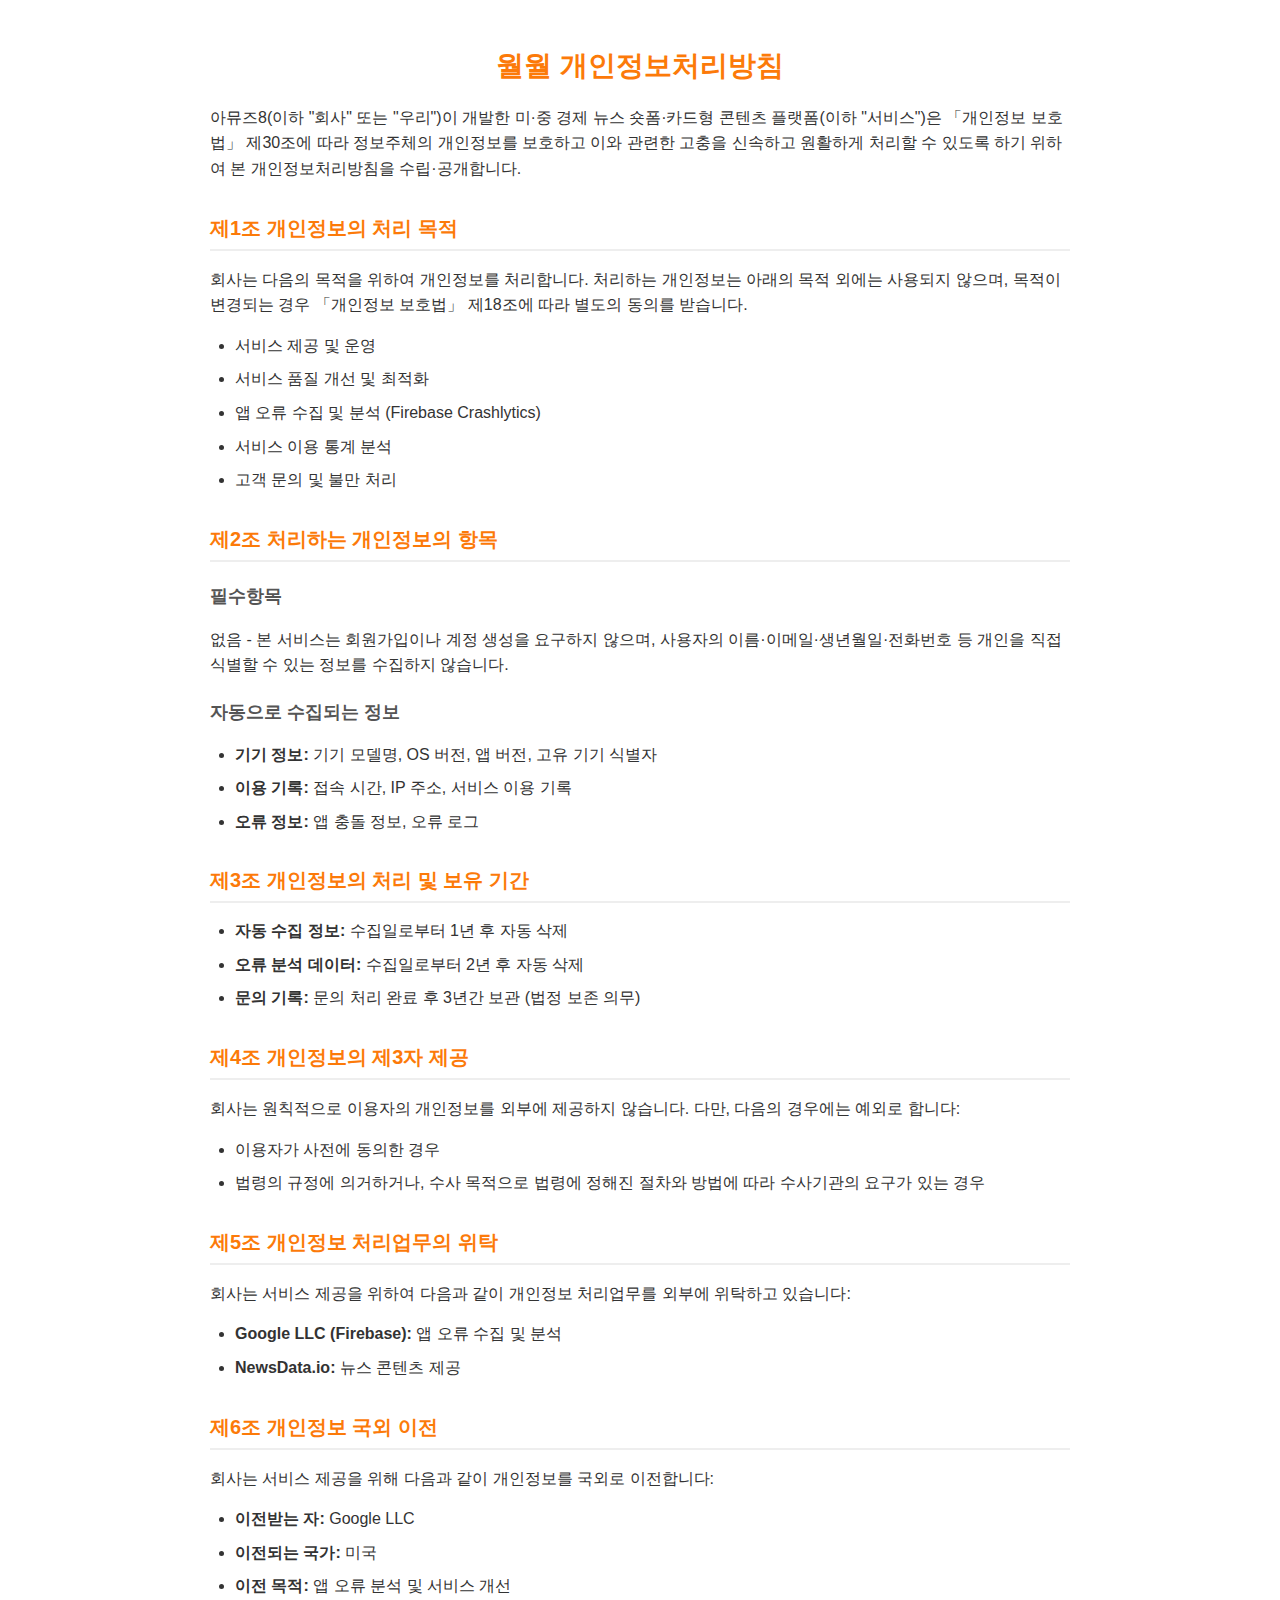
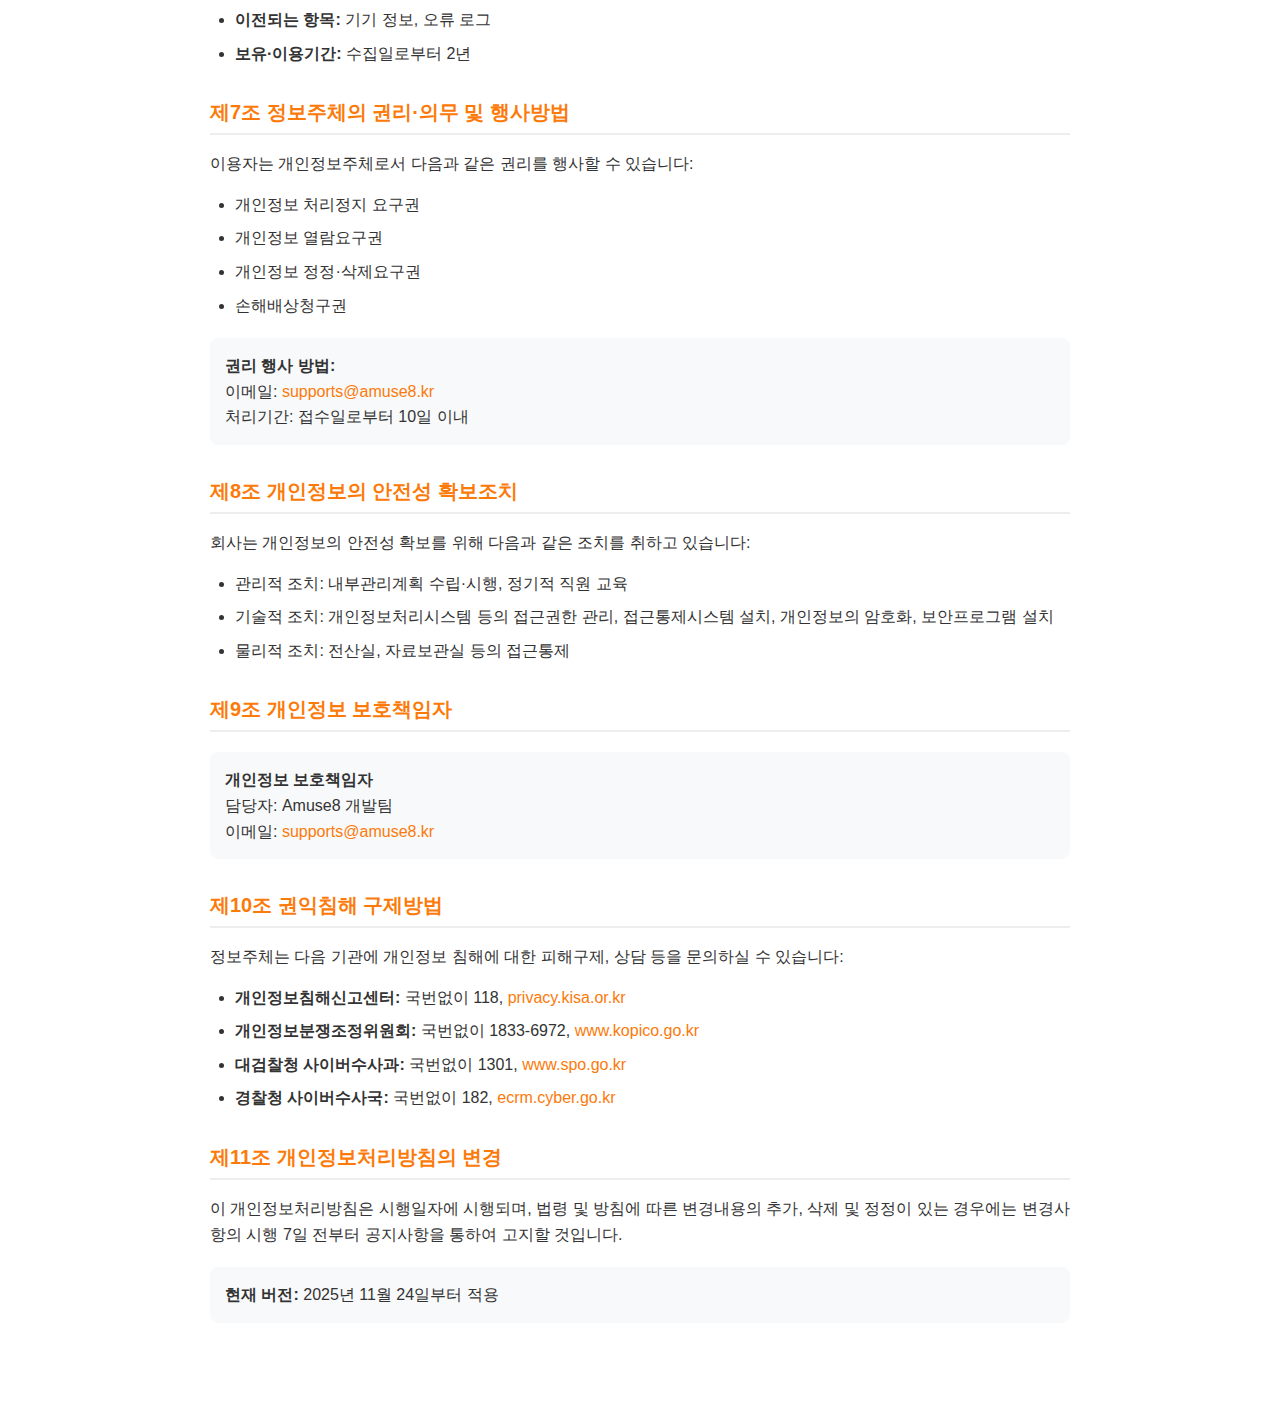
<file: privacy.html>
<!DOCTYPE html>
<html lang="ko">
<head>
    <meta charset="UTF-8">
    <meta name="viewport" content="width=device-width, initial-scale=1.0">
    <title>개인정보처리방침</title>
    <style>
        :root {
            --primary-color: #FC7A09;
        }
        body {
            font-family: 'Pretendard', -apple-system, BlinkMacSystemFont, sans-serif;
            line-height: 1.6;
            color: #333;
            background: #fff;
            padding: 20px;
            font-size: 16px;
            margin: 0;
        }

        main {
            max-width: 860px;
            margin: 24px auto 60px;
        }

        h1 {
            color: var(--primary-color);
            font-size: 28px;
            font-weight: bold;
            text-align: center;
            margin-bottom: 10px;
        }

        h2 {
            color: var(--primary-color);
            font-size: 20px;
            font-weight: bold;
            margin: 30px 0 15px 0;
            border-bottom: 2px solid #eee;
            padding-bottom: 5px;
        }

        h3 {
            color: #555;
            font-size: 18px;
            font-weight: bold;
            margin: 20px 0 10px 0;
        }

        p {
            margin-bottom: 15px;
            font-size: 16px;
        }

        ul, ol {
            margin: 15px 0;
            padding-left: 25px;
        }

        li {
            margin-bottom: 8px;
            font-size: 16px;
        }

        .date {
            text-align: center;
            color: #666;
            font-size: 14px;
            margin-bottom: 30px;
        }

        .contact {
            background: #f8f9fa;
            padding: 15px;
            border-radius: 8px;
            margin: 20px 0;
        }

        a {
            color: var(--primary-color);
            text-decoration: none;
        }

        a:hover {
            text-decoration: underline;
        }

        .important {
            background: #fff3cd;
            padding: 15px;
            border-radius: 8px;
            margin: 20px 0;
            border-left: 4px solid #ffc107;
        }
    </style>
</head>
<body>
<main>
<h1>월월 개인정보처리방침</h1>
<p>아뮤즈8(이하 "회사" 또는 "우리")이 개발한 미·중 경제 뉴스 숏폼·카드형 콘텐츠 플랫폼(이하 "서비스")은 「개인정보 보호법」 제30조에 따라 정보주체의 개인정보를 보호하고 이와 관련한 고충을 신속하고 원활하게 처리할 수 있도록 하기 위하여 본 개인정보처리방침을 수립·공개합니다.</p>

<h2>제1조 개인정보의 처리 목적</h2>
<p>회사는 다음의 목적을 위하여 개인정보를 처리합니다. 처리하는 개인정보는 아래의 목적 외에는 사용되지 않으며, 목적이 변경되는 경우 「개인정보 보호법」 제18조에 따라 별도의 동의를 받습니다.</p>
<ul>
    <li>서비스 제공 및 운영</li>
    <li>서비스 품질 개선 및 최적화</li>
    <li>앱 오류 수집 및 분석 (Firebase Crashlytics)</li>
    <li>서비스 이용 통계 분석</li>
    <li>고객 문의 및 불만 처리</li>
</ul>

<h2>제2조 처리하는 개인정보의 항목</h2>

<h3>필수항목</h3>
<p>없음 - 본 서비스는 회원가입이나 계정 생성을 요구하지 않으며, 사용자의 이름·이메일·생년월일·전화번호 등 개인을 직접 식별할 수 있는 정보를 수집하지 않습니다.</p>

<h3>자동으로 수집되는 정보</h3>
<ul>
    <li><strong>기기 정보:</strong> 기기 모델명, OS 버전, 앱 버전, 고유 기기 식별자</li>
    <li><strong>이용 기록:</strong> 접속 시간, IP 주소, 서비스 이용 기록</li>
    <li><strong>오류 정보:</strong> 앱 충돌 정보, 오류 로그</li>
</ul>

<h2>제3조 개인정보의 처리 및 보유 기간</h2>
<ul>
    <li><strong>자동 수집 정보:</strong> 수집일로부터 1년 후 자동 삭제</li>
    <li><strong>오류 분석 데이터:</strong> 수집일로부터 2년 후 자동 삭제</li>
    <li><strong>문의 기록:</strong> 문의 처리 완료 후 3년간 보관 (법정 보존 의무)</li>
</ul>

<h2>제4조 개인정보의 제3자 제공</h2>
<p>회사는 원칙적으로 이용자의 개인정보를 외부에 제공하지 않습니다. 다만, 다음의 경우에는 예외로 합니다:</p>
<ul>
    <li>이용자가 사전에 동의한 경우</li>
    <li>법령의 규정에 의거하거나, 수사 목적으로 법령에 정해진 절차와 방법에 따라 수사기관의 요구가 있는 경우</li>
</ul>

<h2>제5조 개인정보 처리업무의 위탁</h2>
<p>회사는 서비스 제공을 위하여 다음과 같이 개인정보 처리업무를 외부에 위탁하고 있습니다:</p>
<ul>
    <li><strong>Google LLC (Firebase):</strong> 앱 오류 수집 및 분석</li>
    <li><strong>NewsData.io:</strong> 뉴스 콘텐츠 제공</li>
</ul>

<h2>제6조 개인정보 국외 이전</h2>
<p>회사는 서비스 제공을 위해 다음과 같이 개인정보를 국외로 이전합니다:</p>
<ul>
    <li><strong>이전받는 자:</strong> Google LLC</li>
    <li><strong>이전되는 국가:</strong> 미국</li>
    <li><strong>이전 목적:</strong> 앱 오류 분석 및 서비스 개선</li>
    <li><strong>이전되는 항목:</strong> 기기 정보, 오류 로그</li>
    <li><strong>보유·이용기간:</strong> 수집일로부터 2년</li>
</ul>

<h2>제7조 정보주체의 권리·의무 및 행사방법</h2>
<p>이용자는 개인정보주체로서 다음과 같은 권리를 행사할 수 있습니다:</p>
<ul>
    <li>개인정보 처리정지 요구권</li>
    <li>개인정보 열람요구권</li>
    <li>개인정보 정정·삭제요구권</li>
    <li>손해배상청구권</li>
</ul>

<div class="contact">
    <strong>권리 행사 방법:</strong><br>
    이메일: <a href="mailto:supports@amuse8.kr">supports@amuse8.kr</a><br>
    처리기간: 접수일로부터 10일 이내
</div>

<h2>제8조 개인정보의 안전성 확보조치</h2>
<p>회사는 개인정보의 안전성 확보를 위해 다음과 같은 조치를 취하고 있습니다:</p>
<ul>
    <li>관리적 조치: 내부관리계획 수립·시행, 정기적 직원 교육</li>
    <li>기술적 조치: 개인정보처리시스템 등의 접근권한 관리, 접근통제시스템 설치, 개인정보의 암호화, 보안프로그램 설치</li>
    <li>물리적 조치: 전산실, 자료보관실 등의 접근통제</li>
</ul>

<h2>제9조 개인정보 보호책임자</h2>
<div class="contact">
    <strong>개인정보 보호책임자</strong><br>
    담당자: Amuse8 개발팀<br>
    이메일: <a href="mailto:supports@amuse8.kr">supports@amuse8.kr</a>
</div>

<h2>제10조 권익침해 구제방법</h2>
<p>정보주체는 다음 기관에 개인정보 침해에 대한 피해구제, 상담 등을 문의하실 수 있습니다:</p>
<ul>
    <li><strong>개인정보침해신고센터:</strong> 국번없이 118, <a href="https://privacy.kisa.or.kr">privacy.kisa.or.kr</a></li>
    <li><strong>개인정보분쟁조정위원회:</strong> 국번없이 1833-6972, <a href="https://www.kopico.go.kr">www.kopico.go.kr</a></li>
    <li><strong>대검찰청 사이버수사과:</strong> 국번없이 1301, <a href="https://www.spo.go.kr">www.spo.go.kr</a></li>
    <li><strong>경찰청 사이버수사국:</strong> 국번없이 182, <a href="https://ecrm.cyber.go.kr">ecrm.cyber.go.kr</a></li>
</ul>

<h2>제11조 개인정보처리방침의 변경</h2>
<p>이 개인정보처리방침은 시행일자에 시행되며, 법령 및 방침에 따른 변경내용의 추가, 삭제 및 정정이 있는 경우에는 변경사항의 시행 7일 전부터 공지사항을 통하여 고지할 것입니다.</p>

<div class="contact">
    <strong>현재 버전:</strong> 2025년 11월 24일부터 적용
</div>
</main>
</body>
</html>
</file>
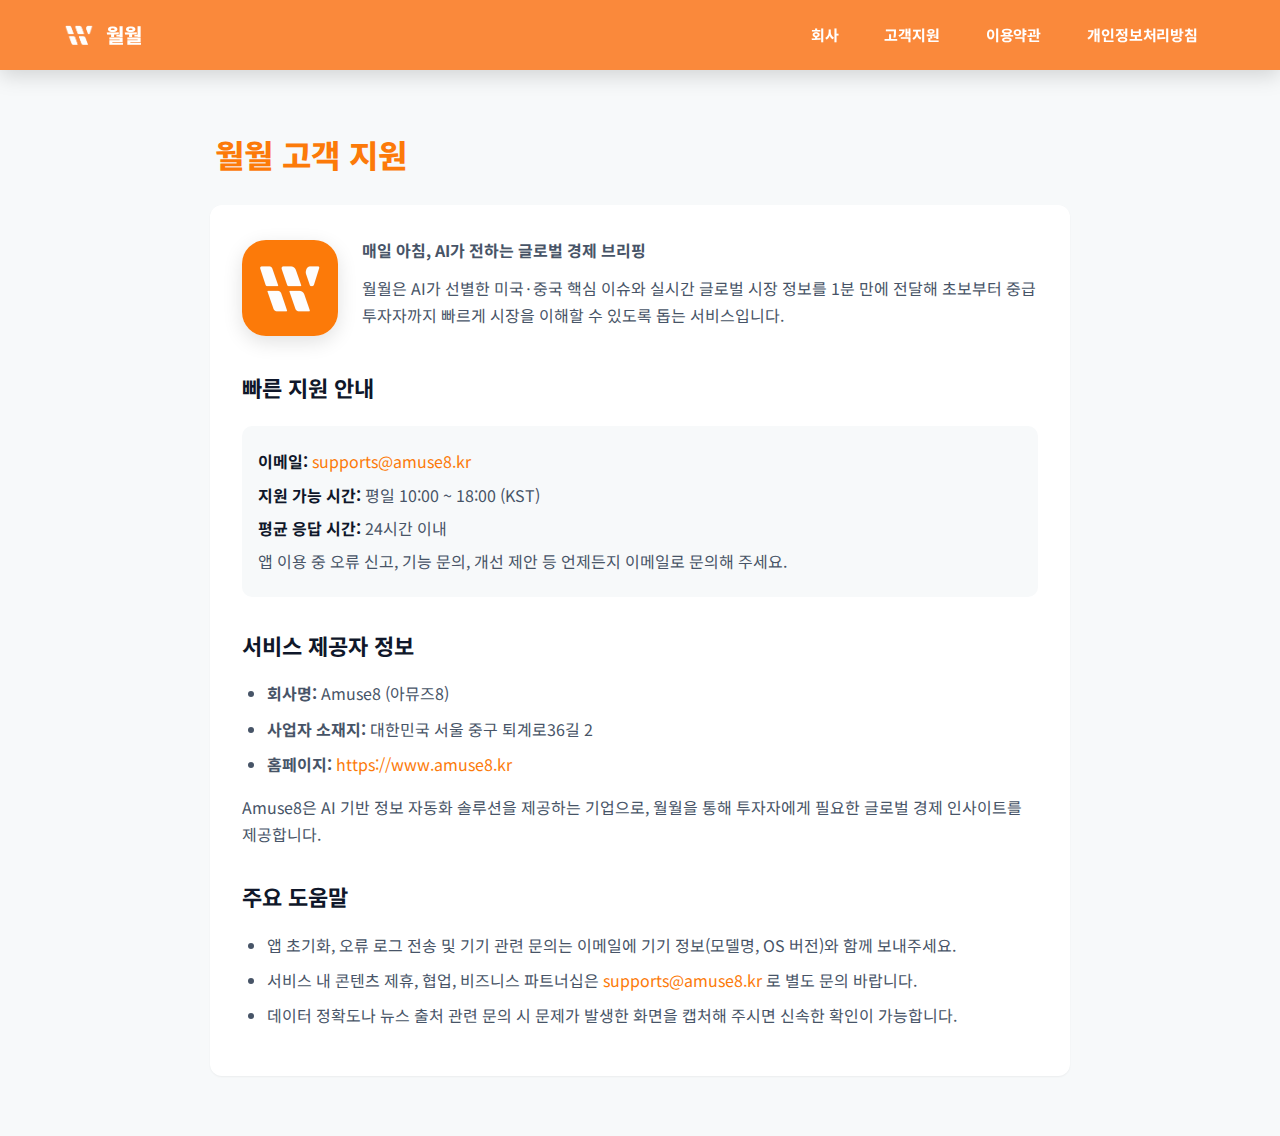
<file: support.html>
<!DOCTYPE html>
<html lang="ko">
<head>
    <meta charset="UTF-8">
    <meta name="viewport" content="width=device-width, initial-scale=1.0">
    <title>월월 고객 지원</title>
    <link rel="icon" type="image/png" href="assets/app_icon.png">
    <link rel="preconnect" href="https://fonts.googleapis.com">
    <link rel="preconnect" href="https://fonts.gstatic.com" crossorigin>
    <link href="https://fonts.googleapis.com/css2?family=Noto+Sans+KR:wght@400;500;700;800&display=swap" rel="stylesheet">
    <link rel="stylesheet" href="nav.css">
    <script src="nav.js" defer></script>
    <link rel="stylesheet" href="styles/doc-page.css">
    <style>
        .support-hero {
            display: flex;
            gap: 24px;
            align-items: center;
            margin-bottom: 24px;
        }

        .support-hero__logo {
            width: 96px;
            height: 96px;
            border-radius: 24px;
            box-shadow: 0 6px 20px rgba(0, 0, 0, 0.12);
            flex-shrink: 0;
        }

        .support-hero__text p {
            margin: 0 0 10px;
        }

        .support-tagline {
            color: var(--doc-heading-color);
            font-size: 18px;
            font-weight: 700;
        }

        .support-contact p {
            margin: 6px 0;
        }

        .support-contact strong {
            color: var(--doc-heading-color);
        }

        @media (max-width: 600px) {
            .support-hero {
                flex-direction: column;
                text-align: center;
            }

            .support-hero__text p {
                text-align: left;
            }
        }
    </style>
</head>
<body class="doc-page">
<main class="doc-container">
<h1 class="doc-title">월월 고객 지원</h1>
<section class="doc-card">
    <div class="support-hero">
        <img src="assets/app_icon.png" alt="월월 앱 아이콘" class="support-hero__logo">
        <div class="support-hero__text">
            <p class="support-tagline">매일 아침, AI가 전하는 글로벌 경제 브리핑</p>
            <p>월월은 AI가 선별한 미국·중국 핵심 이슈와 실시간 글로벌 시장 정보를 1분 만에 전달해 초보부터 중급 투자자까지 빠르게 시장을 이해할 수 있도록 돕는 서비스입니다.</p>
        </div>
    </div>

    <h2>빠른 지원 안내</h2>
    <div class="contact support-contact">
        <p><strong>이메일:</strong> <a href="mailto:supports@amuse8.kr">supports@amuse8.kr</a></p>
        <p><strong>지원 가능 시간:</strong> 평일 10:00 ~ 18:00 (KST)</p>
        <p><strong>평균 응답 시간:</strong> 24시간 이내</p>
        <p>앱 이용 중 오류 신고, 기능 문의, 개선 제안 등 언제든지 이메일로 문의해 주세요.</p>
    </div>

    <h2>서비스 제공자 정보</h2>
    <ul>
        <li><strong>회사명:</strong> Amuse8 (아뮤즈8)</li>
        <li><strong>사업자 소재지:</strong> 대한민국 서울 중구 퇴계로36길 2</li>
        <li><strong>홈페이지:</strong> <a href="https://www.amuse8.kr">https://www.amuse8.kr</a></li>
    </ul>
    <p>Amuse8은 AI 기반 정보 자동화 솔루션을 제공하는 기업으로, 월월을 통해 투자자에게 필요한 글로벌 경제 인사이트를 제공합니다.</p>

    <h2>주요 도움말</h2>
    <ul>
        <li>앱 초기화, 오류 로그 전송 및 기기 관련 문의는 이메일에 기기 정보(모델명, OS 버전)와 함께 보내주세요.</li>
        <li>서비스 내 콘텐츠 제휴, 협업, 비즈니스 파트너십은 <a href="mailto:supports@amuse8.kr">supports@amuse8.kr</a> 로 별도 문의 바랍니다.</li>
        <li>데이터 정확도나 뉴스 출처 관련 문의 시 문제가 발생한 화면을 캡처해 주시면 신속한 확인이 가능합니다.</li>
    </ul>
</section>
</main>
</body>
</html>
</file>
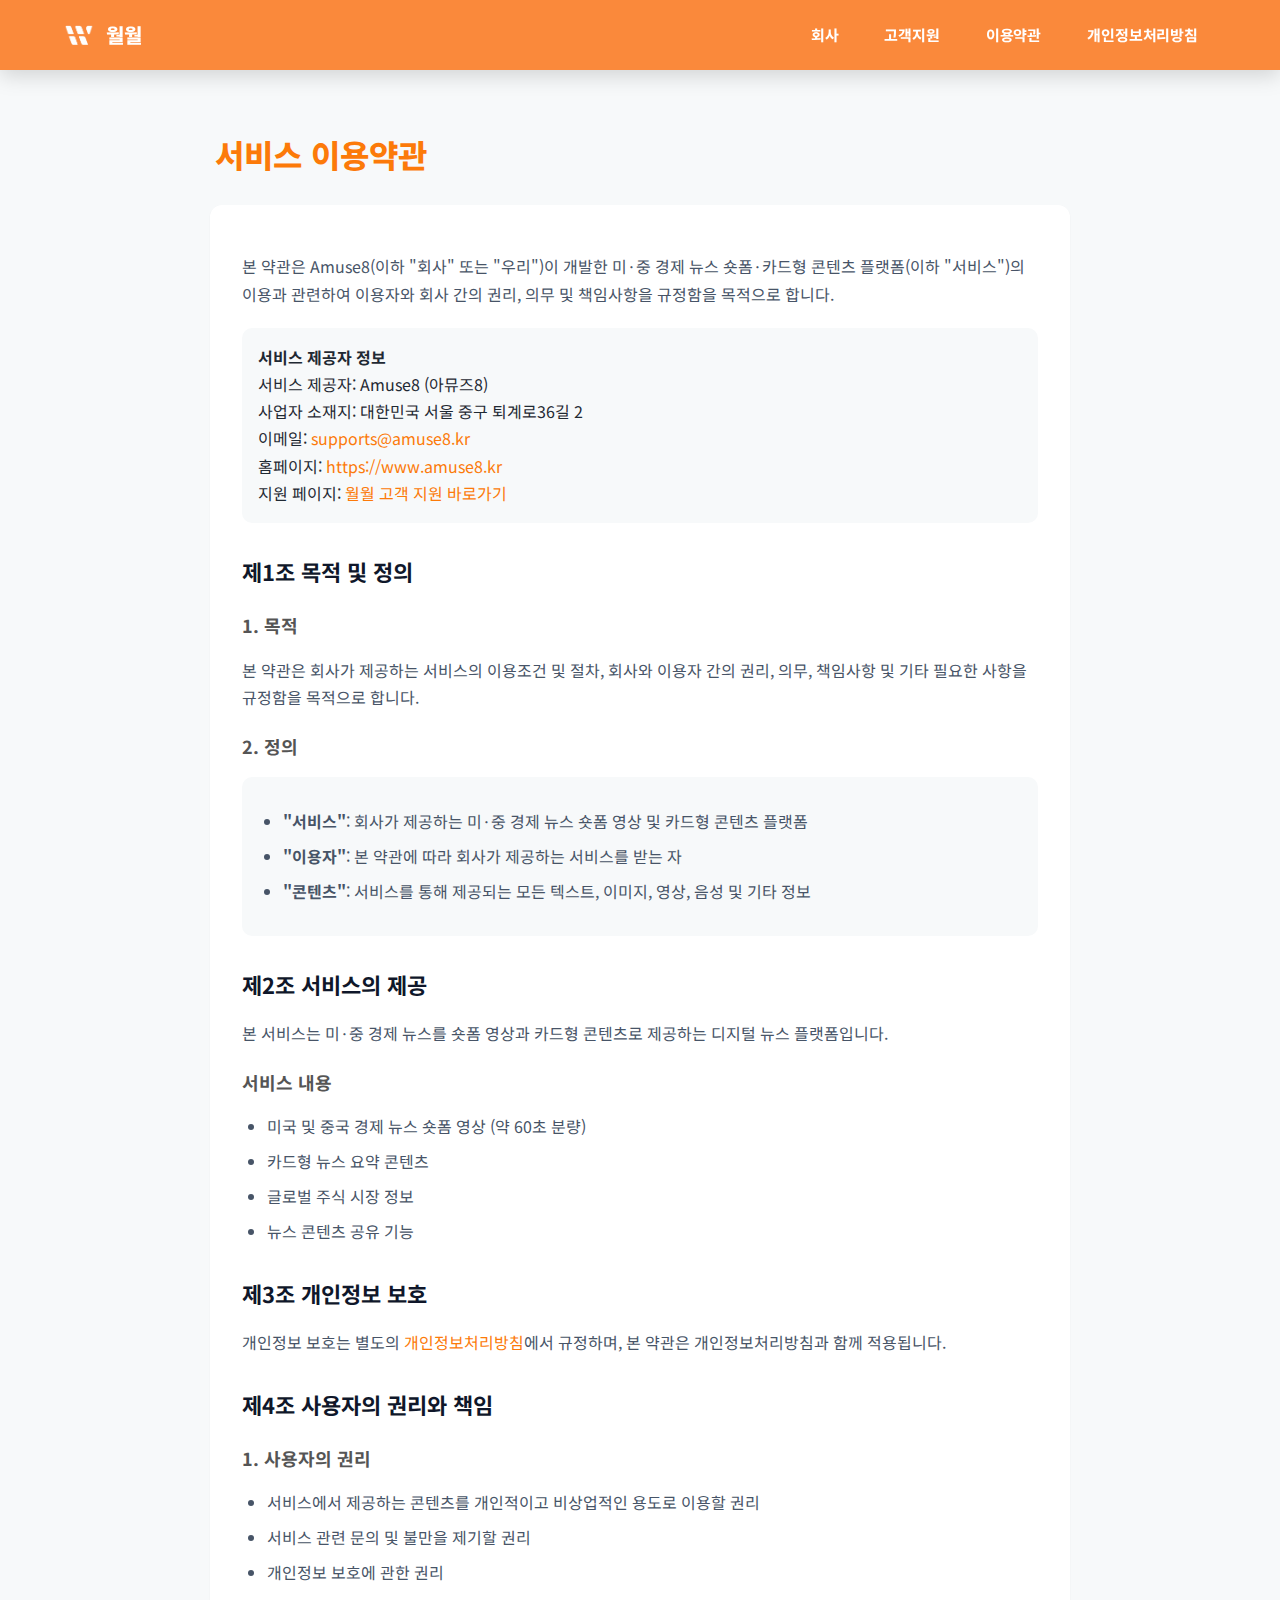
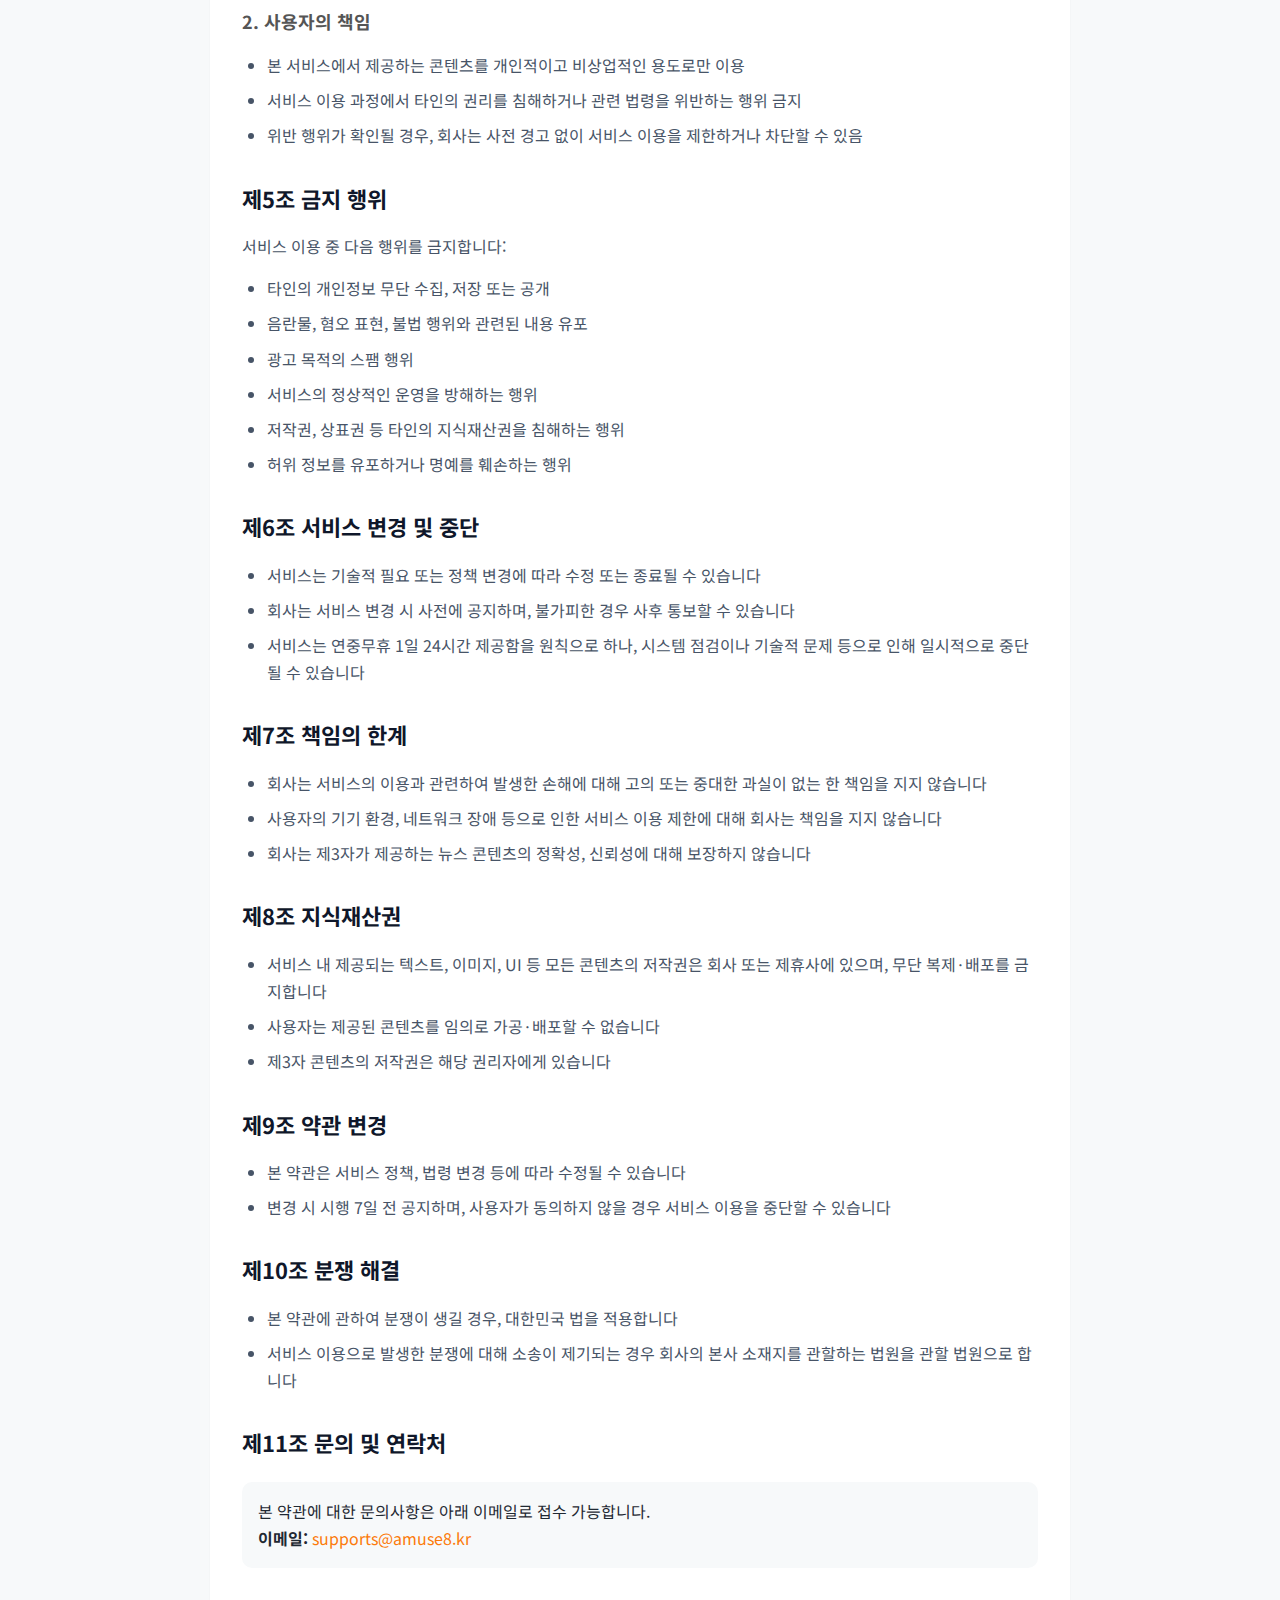
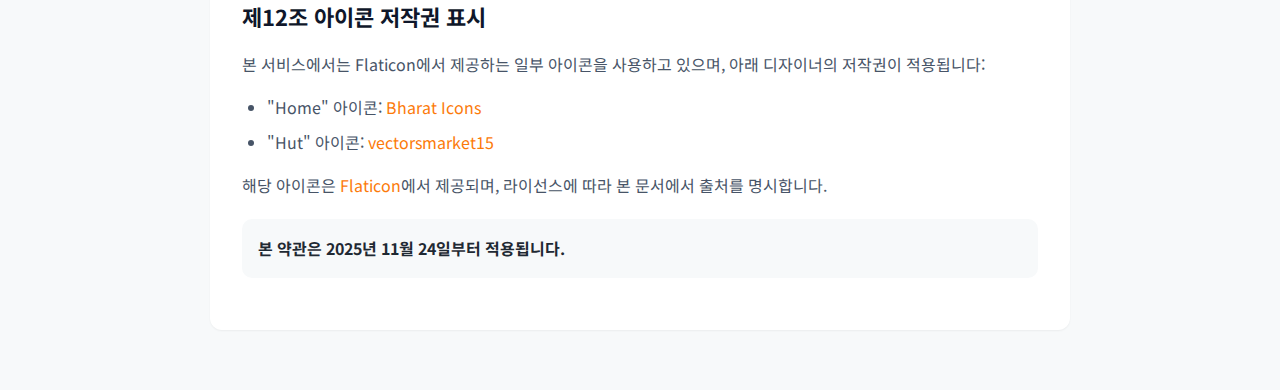
<file: terms.html>
<!DOCTYPE html>
<html lang="ko">
<head>
    <meta charset="UTF-8">
    <meta name="viewport" content="width=device-width, initial-scale=1.0">
    <title>서비스 이용약관</title>
    <link rel="icon" type="image/png" href="assets/app_icon.png">
    <link rel="preconnect" href="https://fonts.googleapis.com">
    <link rel="preconnect" href="https://fonts.gstatic.com" crossorigin>
    <link href="https://fonts.googleapis.com/css2?family=Noto+Sans+KR:wght@400;500;700;800&display=swap" rel="stylesheet">
    <link rel="stylesheet" href="nav.css">
    <script src="nav.js" defer></script>
    <link rel="stylesheet" href="styles/doc-page.css">
</head>
<body class="doc-page">
<main class="doc-container">
<h1 class="doc-title">서비스 이용약관</h1>
<section class="doc-card">
<p>본 약관은 Amuse8(이하 "회사" 또는 "우리")이 개발한 미·중 경제 뉴스 숏폼·카드형 콘텐츠 플랫폼(이하 "서비스")의 이용과 관련하여 이용자와 회사 간의 권리, 의무 및 책임사항을 규정함을 목적으로 합니다.</p>

<div class="contact">
    <strong>서비스 제공자 정보</strong><br>
    서비스 제공자: Amuse8 (아뮤즈8)<br>
    사업자 소재지: 대한민국 서울 중구 퇴계로36길 2<br>
    이메일: <a href="mailto:supports@amuse8.kr">supports@amuse8.kr</a><br>
    홈페이지: <a href="https://www.amuse8.kr">https://www.amuse8.kr</a><br>
    지원 페이지: <a href="https://wallwall.amuse8.kr/support.html">월월 고객 지원 바로가기</a>
</div>

<h2>제1조 목적 및 정의</h2>

<h3>1. 목적</h3>
<p>본 약관은 회사가 제공하는 서비스의 이용조건 및 절차, 회사와 이용자 간의 권리, 의무, 책임사항 및 기타 필요한 사항을 규정함을 목적으로 합니다.</p>

<h3>2. 정의</h3>
<div class="definition">
    <ul>
        <li><strong>"서비스"</strong>: 회사가 제공하는 미·중 경제 뉴스 숏폼 영상 및 카드형 콘텐츠 플랫폼</li>
        <li><strong>"이용자"</strong>: 본 약관에 따라 회사가 제공하는 서비스를 받는 자</li>
        <li><strong>"콘텐츠"</strong>: 서비스를 통해 제공되는 모든 텍스트, 이미지, 영상, 음성 및 기타 정보</li>
    </ul>
</div>

<h2>제2조 서비스의 제공</h2>
<p>본 서비스는 미·중 경제 뉴스를 숏폼 영상과 카드형 콘텐츠로 제공하는 디지털 뉴스 플랫폼입니다.</p>

<h3>서비스 내용</h3>
<ul>
    <li>미국 및 중국 경제 뉴스 숏폼 영상 (약 60초 분량)</li>
    <li>카드형 뉴스 요약 콘텐츠</li>
    <li>글로벌 주식 시장 정보</li>
    <li>뉴스 콘텐츠 공유 기능</li>
</ul>

<h2>제3조 개인정보 보호</h2>
<p>개인정보 보호는 별도의 <a href="https://wallwall.amuse8.kr/privacy">개인정보처리방침</a>에서 규정하며, 본 약관은 개인정보처리방침과 함께 적용됩니다.</p>

<h2>제4조 사용자의 권리와 책임</h2>

<h3>1. 사용자의 권리</h3>
<ul>
    <li>서비스에서 제공하는 콘텐츠를 개인적이고 비상업적인 용도로 이용할 권리</li>
    <li>서비스 관련 문의 및 불만을 제기할 권리</li>
    <li>개인정보 보호에 관한 권리</li>
</ul>

<h3>2. 사용자의 책임</h3>
<ul>
    <li>본 서비스에서 제공하는 콘텐츠를 개인적이고 비상업적인 용도로만 이용</li>
    <li>서비스 이용 과정에서 타인의 권리를 침해하거나 관련 법령을 위반하는 행위 금지</li>
    <li>위반 행위가 확인될 경우, 회사는 사전 경고 없이 서비스 이용을 제한하거나 차단할 수 있음</li>
</ul>

<h2>제5조 금지 행위</h2>
<p>서비스 이용 중 다음 행위를 금지합니다:</p>
<ul>
    <li>타인의 개인정보 무단 수집, 저장 또는 공개</li>
    <li>음란물, 혐오 표현, 불법 행위와 관련된 내용 유포</li>
    <li>광고 목적의 스팸 행위</li>
    <li>서비스의 정상적인 운영을 방해하는 행위</li>
    <li>저작권, 상표권 등 타인의 지식재산권을 침해하는 행위</li>
    <li>허위 정보를 유포하거나 명예를 훼손하는 행위</li>
</ul>

<h2>제6조 서비스 변경 및 중단</h2>
<ul>
    <li>서비스는 기술적 필요 또는 정책 변경에 따라 수정 또는 종료될 수 있습니다</li>
    <li>회사는 서비스 변경 시 사전에 공지하며, 불가피한 경우 사후 통보할 수 있습니다</li>
    <li>서비스는 연중무휴 1일 24시간 제공함을 원칙으로 하나, 시스템 점검이나 기술적 문제 등으로 인해 일시적으로 중단될 수 있습니다</li>
</ul>

<h2>제7조 책임의 한계</h2>
<ul>
    <li>회사는 서비스의 이용과 관련하여 발생한 손해에 대해 고의 또는 중대한 과실이 없는 한 책임을 지지 않습니다</li>
    <li>사용자의 기기 환경, 네트워크 장애 등으로 인한 서비스 이용 제한에 대해 회사는 책임을 지지 않습니다</li>
    <li>회사는 제3자가 제공하는 뉴스 콘텐츠의 정확성, 신뢰성에 대해 보장하지 않습니다</li>
</ul>

<h2>제8조 지식재산권</h2>
<ul>
    <li>서비스 내 제공되는 텍스트, 이미지, UI 등 모든 콘텐츠의 저작권은 회사 또는 제휴사에 있으며, 무단 복제·배포를 금지합니다</li>
    <li>사용자는 제공된 콘텐츠를 임의로 가공·배포할 수 없습니다</li>
    <li>제3자 콘텐츠의 저작권은 해당 권리자에게 있습니다</li>
</ul>

<h2>제9조 약관 변경</h2>
<ul>
    <li>본 약관은 서비스 정책, 법령 변경 등에 따라 수정될 수 있습니다</li>
    <li>변경 시 시행 7일 전 공지하며, 사용자가 동의하지 않을 경우 서비스 이용을 중단할 수 있습니다</li>
</ul>

<h2>제10조 분쟁 해결</h2>
<ul>
    <li>본 약관에 관하여 분쟁이 생길 경우, 대한민국 법을 적용합니다</li>
    <li>서비스 이용으로 발생한 분쟁에 대해 소송이 제기되는 경우 회사의 본사 소재지를 관할하는 법원을 관할 법원으로 합니다</li>
</ul>

<h2>제11조 문의 및 연락처</h2>
<div class="contact">
    본 약관에 대한 문의사항은 아래 이메일로 접수 가능합니다.<br>
    <strong>이메일:</strong> <a href="mailto:supports@amuse8.kr">supports@amuse8.kr</a>
</div>

<h2>제12조 아이콘 저작권 표시</h2>
<p>본 서비스에서는 Flaticon에서 제공하는 일부 아이콘을 사용하고 있으며, 아래 디자이너의 저작권이 적용됩니다:</p>
<ul>
    <li>"Home" 아이콘: <a href="https://www.flaticon.com/authors/bharat-icons">Bharat Icons</a></li>
    <li>"Hut" 아이콘: <a href="https://www.flaticon.com/authors/vectorsmarket15">vectorsmarket15</a></li>
</ul>
<p>해당 아이콘은 <a href="https://www.flaticon.com">Flaticon</a>에서 제공되며, 라이선스에 따라 본 문서에서 출처를 명시합니다.</p>

<div class="contact">
    <strong>본 약관은 2025년 11월 24일부터 적용됩니다.</strong>
</div>
</section>
</main>
</body>
</html>
</file>
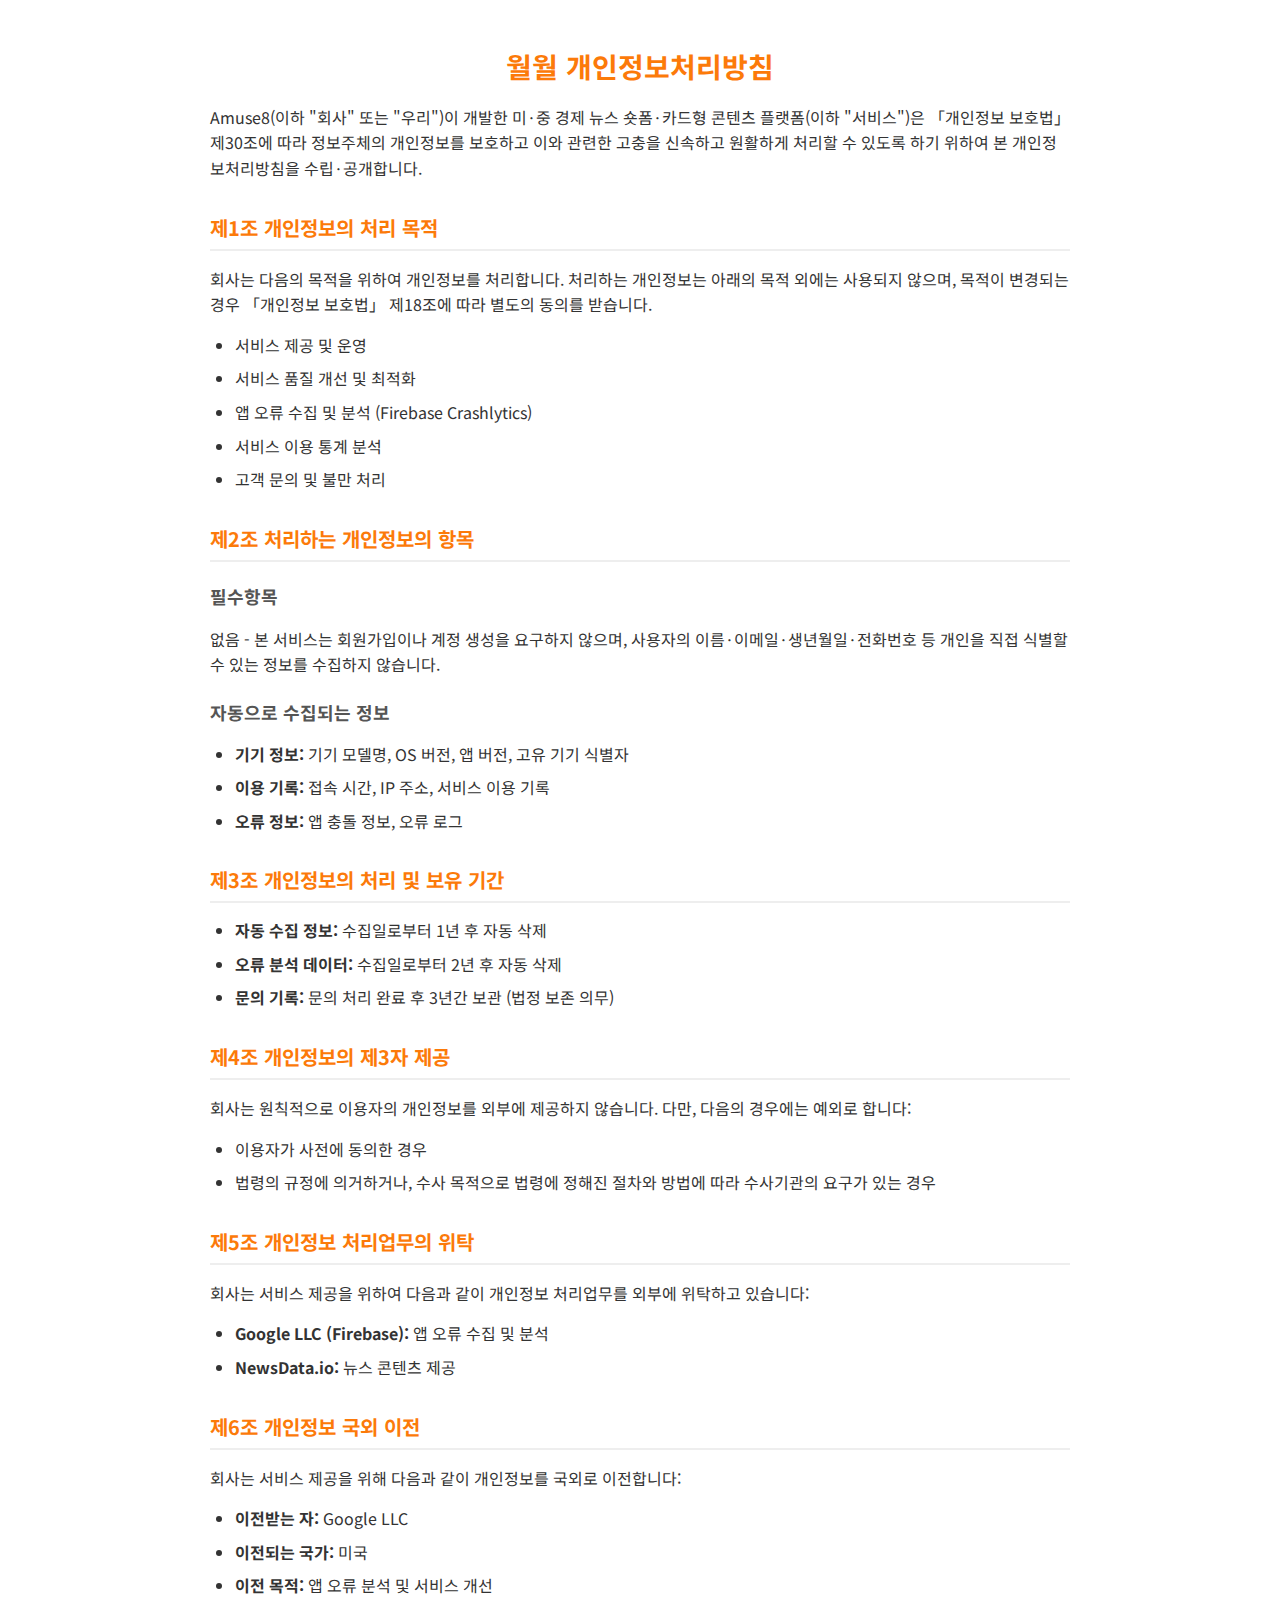
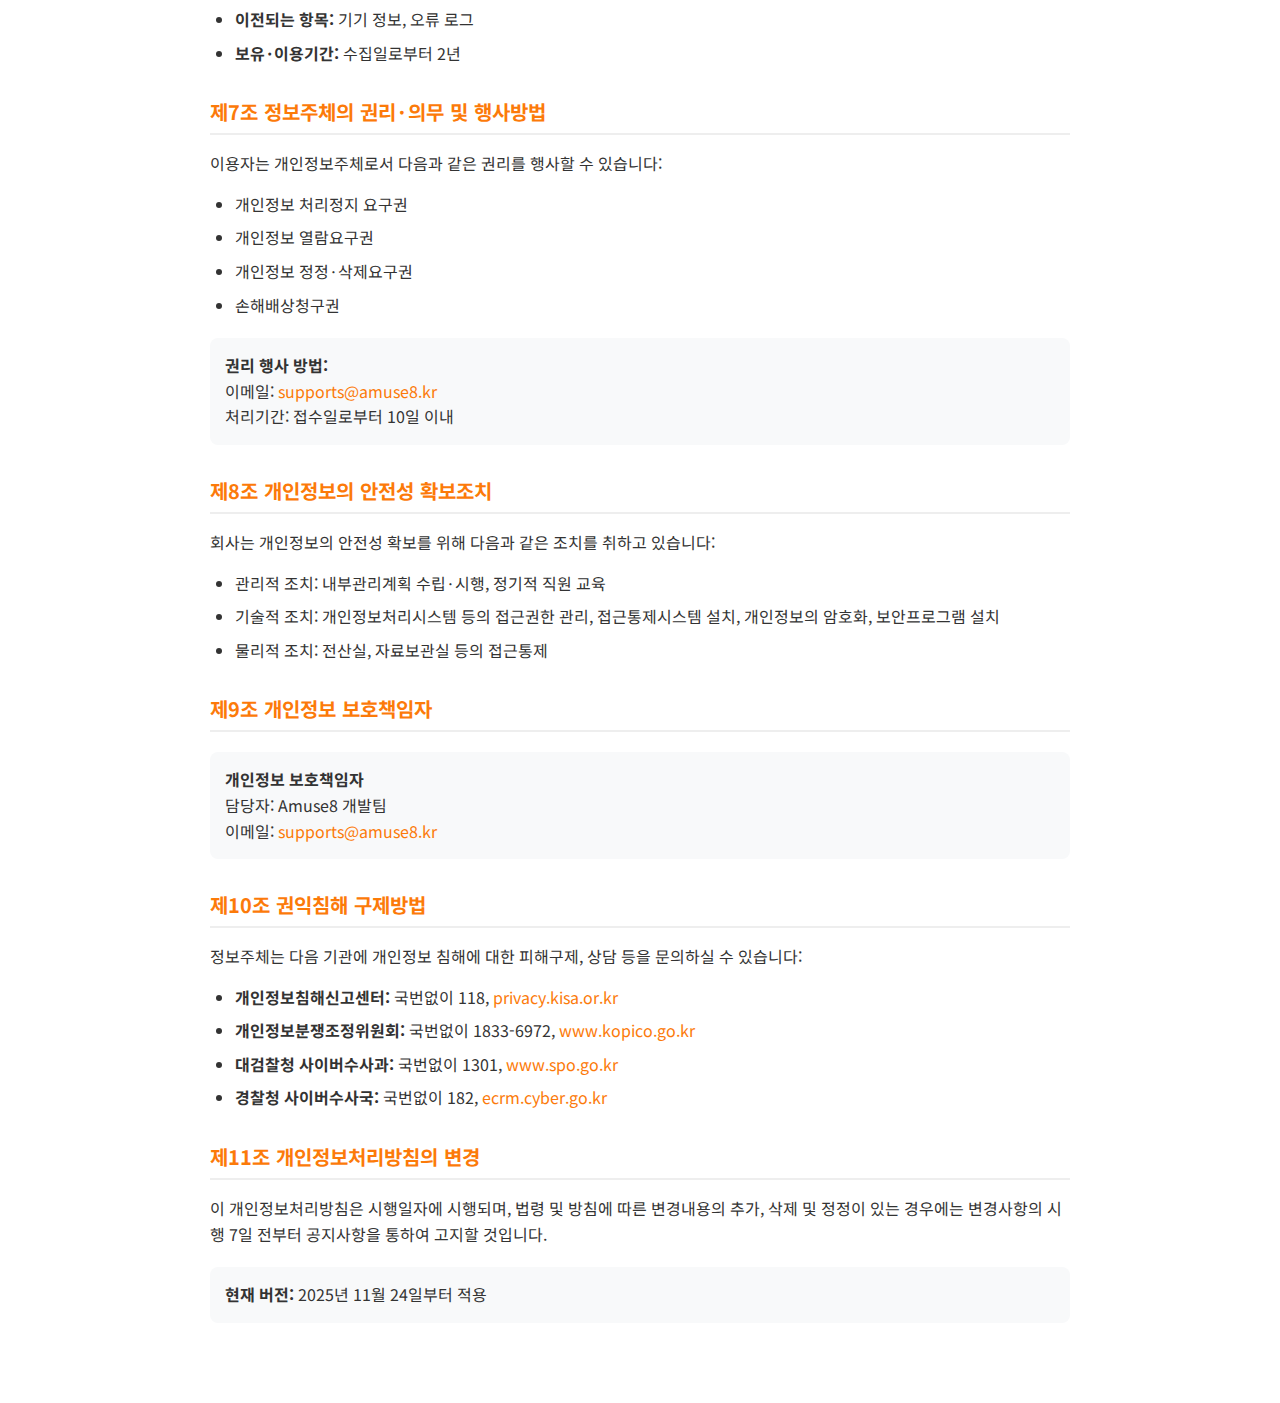
<file: wallwall/privacy.html>
<!DOCTYPE html>
<html lang="ko">
<head>
    <meta charset="UTF-8">
    <meta name="viewport" content="width=device-width, initial-scale=1.0">
    <title>개인정보처리방침</title>
    <link rel="icon" type="image/png" href="../assets/app_icon.png">
    <link rel="preconnect" href="https://fonts.googleapis.com">
    <link rel="preconnect" href="https://fonts.gstatic.com" crossorigin>
    <link href="https://fonts.googleapis.com/css2?family=Noto+Sans+KR:wght@400;500;700;800&display=swap" rel="stylesheet">
    <style>
        :root {
            --primary-color: #FC7A09;
        }
        body {
            font-family: 'Noto Sans KR', -apple-system, BlinkMacSystemFont, 'Segoe UI', 'Roboto', sans-serif;
            line-height: 1.6;
            color: #333;
            background: #fff;
            padding: 20px;
            font-size: 16px;
            margin: 0;
        }

        main {
            max-width: 860px;
            margin: 24px auto 60px;
        }

        h1 {
            color: var(--primary-color);
            font-size: 28px;
            font-weight: bold;
            text-align: center;
            margin-bottom: 10px;
        }

        h2 {
            color: var(--primary-color);
            font-size: 20px;
            font-weight: bold;
            margin: 30px 0 15px 0;
            border-bottom: 2px solid #eee;
            padding-bottom: 5px;
        }

        h3 {
            color: #555;
            font-size: 18px;
            font-weight: bold;
            margin: 20px 0 10px 0;
        }

        p {
            margin-bottom: 15px;
            font-size: 16px;
        }

        ul, ol {
            margin: 15px 0;
            padding-left: 25px;
        }

        li {
            margin-bottom: 8px;
            font-size: 16px;
        }

        .date {
            text-align: center;
            color: #666;
            font-size: 14px;
            margin-bottom: 30px;
        }

        .contact {
            background: #f8f9fa;
            padding: 15px;
            border-radius: 8px;
            margin: 20px 0;
        }

        a {
            color: var(--primary-color);
            text-decoration: none;
        }

        a:hover {
            text-decoration: underline;
        }

        .important {
            background: #fff3cd;
            padding: 15px;
            border-radius: 8px;
            margin: 20px 0;
            border-left: 4px solid #ffc107;
        }
    </style>
</head>
<body>
<main>
<h1>월월 개인정보처리방침</h1>
<p>Amuse8(이하 "회사" 또는 "우리")이 개발한 미·중 경제 뉴스 숏폼·카드형 콘텐츠 플랫폼(이하 "서비스")은 「개인정보 보호법」 제30조에 따라 정보주체의 개인정보를 보호하고 이와 관련한 고충을 신속하고 원활하게 처리할 수 있도록 하기 위하여 본 개인정보처리방침을 수립·공개합니다.</p>

<h2>제1조 개인정보의 처리 목적</h2>
<p>회사는 다음의 목적을 위하여 개인정보를 처리합니다. 처리하는 개인정보는 아래의 목적 외에는 사용되지 않으며, 목적이 변경되는 경우 「개인정보 보호법」 제18조에 따라 별도의 동의를 받습니다.</p>
<ul>
    <li>서비스 제공 및 운영</li>
    <li>서비스 품질 개선 및 최적화</li>
    <li>앱 오류 수집 및 분석 (Firebase Crashlytics)</li>
    <li>서비스 이용 통계 분석</li>
    <li>고객 문의 및 불만 처리</li>
</ul>

<h2>제2조 처리하는 개인정보의 항목</h2>

<h3>필수항목</h3>
<p>없음 - 본 서비스는 회원가입이나 계정 생성을 요구하지 않으며, 사용자의 이름·이메일·생년월일·전화번호 등 개인을 직접 식별할 수 있는 정보를 수집하지 않습니다.</p>

<h3>자동으로 수집되는 정보</h3>
<ul>
    <li><strong>기기 정보:</strong> 기기 모델명, OS 버전, 앱 버전, 고유 기기 식별자</li>
    <li><strong>이용 기록:</strong> 접속 시간, IP 주소, 서비스 이용 기록</li>
    <li><strong>오류 정보:</strong> 앱 충돌 정보, 오류 로그</li>
</ul>

<h2>제3조 개인정보의 처리 및 보유 기간</h2>
<ul>
    <li><strong>자동 수집 정보:</strong> 수집일로부터 1년 후 자동 삭제</li>
    <li><strong>오류 분석 데이터:</strong> 수집일로부터 2년 후 자동 삭제</li>
    <li><strong>문의 기록:</strong> 문의 처리 완료 후 3년간 보관 (법정 보존 의무)</li>
</ul>

<h2>제4조 개인정보의 제3자 제공</h2>
<p>회사는 원칙적으로 이용자의 개인정보를 외부에 제공하지 않습니다. 다만, 다음의 경우에는 예외로 합니다:</p>
<ul>
    <li>이용자가 사전에 동의한 경우</li>
    <li>법령의 규정에 의거하거나, 수사 목적으로 법령에 정해진 절차와 방법에 따라 수사기관의 요구가 있는 경우</li>
</ul>

<h2>제5조 개인정보 처리업무의 위탁</h2>
<p>회사는 서비스 제공을 위하여 다음과 같이 개인정보 처리업무를 외부에 위탁하고 있습니다:</p>
<ul>
    <li><strong>Google LLC (Firebase):</strong> 앱 오류 수집 및 분석</li>
    <li><strong>NewsData.io:</strong> 뉴스 콘텐츠 제공</li>
</ul>

<h2>제6조 개인정보 국외 이전</h2>
<p>회사는 서비스 제공을 위해 다음과 같이 개인정보를 국외로 이전합니다:</p>
<ul>
    <li><strong>이전받는 자:</strong> Google LLC</li>
    <li><strong>이전되는 국가:</strong> 미국</li>
    <li><strong>이전 목적:</strong> 앱 오류 분석 및 서비스 개선</li>
    <li><strong>이전되는 항목:</strong> 기기 정보, 오류 로그</li>
    <li><strong>보유·이용기간:</strong> 수집일로부터 2년</li>
</ul>

<h2>제7조 정보주체의 권리·의무 및 행사방법</h2>
<p>이용자는 개인정보주체로서 다음과 같은 권리를 행사할 수 있습니다:</p>
<ul>
    <li>개인정보 처리정지 요구권</li>
    <li>개인정보 열람요구권</li>
    <li>개인정보 정정·삭제요구권</li>
    <li>손해배상청구권</li>
</ul>

<div class="contact">
    <strong>권리 행사 방법:</strong><br>
    이메일: <a href="mailto:supports@amuse8.kr">supports@amuse8.kr</a><br>
    처리기간: 접수일로부터 10일 이내
</div>

<h2>제8조 개인정보의 안전성 확보조치</h2>
<p>회사는 개인정보의 안전성 확보를 위해 다음과 같은 조치를 취하고 있습니다:</p>
<ul>
    <li>관리적 조치: 내부관리계획 수립·시행, 정기적 직원 교육</li>
    <li>기술적 조치: 개인정보처리시스템 등의 접근권한 관리, 접근통제시스템 설치, 개인정보의 암호화, 보안프로그램 설치</li>
    <li>물리적 조치: 전산실, 자료보관실 등의 접근통제</li>
</ul>

<h2>제9조 개인정보 보호책임자</h2>
<div class="contact">
    <strong>개인정보 보호책임자</strong><br>
    담당자: Amuse8 개발팀<br>
    이메일: <a href="mailto:supports@amuse8.kr">supports@amuse8.kr</a>
</div>

<h2>제10조 권익침해 구제방법</h2>
<p>정보주체는 다음 기관에 개인정보 침해에 대한 피해구제, 상담 등을 문의하실 수 있습니다:</p>
<ul>
    <li><strong>개인정보침해신고센터:</strong> 국번없이 118, <a href="https://privacy.kisa.or.kr">privacy.kisa.or.kr</a></li>
    <li><strong>개인정보분쟁조정위원회:</strong> 국번없이 1833-6972, <a href="https://www.kopico.go.kr">www.kopico.go.kr</a></li>
    <li><strong>대검찰청 사이버수사과:</strong> 국번없이 1301, <a href="https://www.spo.go.kr">www.spo.go.kr</a></li>
    <li><strong>경찰청 사이버수사국:</strong> 국번없이 182, <a href="https://ecrm.cyber.go.kr">ecrm.cyber.go.kr</a></li>
</ul>

<h2>제11조 개인정보처리방침의 변경</h2>
<p>이 개인정보처리방침은 시행일자에 시행되며, 법령 및 방침에 따른 변경내용의 추가, 삭제 및 정정이 있는 경우에는 변경사항의 시행 7일 전부터 공지사항을 통하여 고지할 것입니다.</p>

<div class="contact">
    <strong>현재 버전:</strong> 2025년 11월 24일부터 적용
</div>
</main>
</body>
</html>
</file>
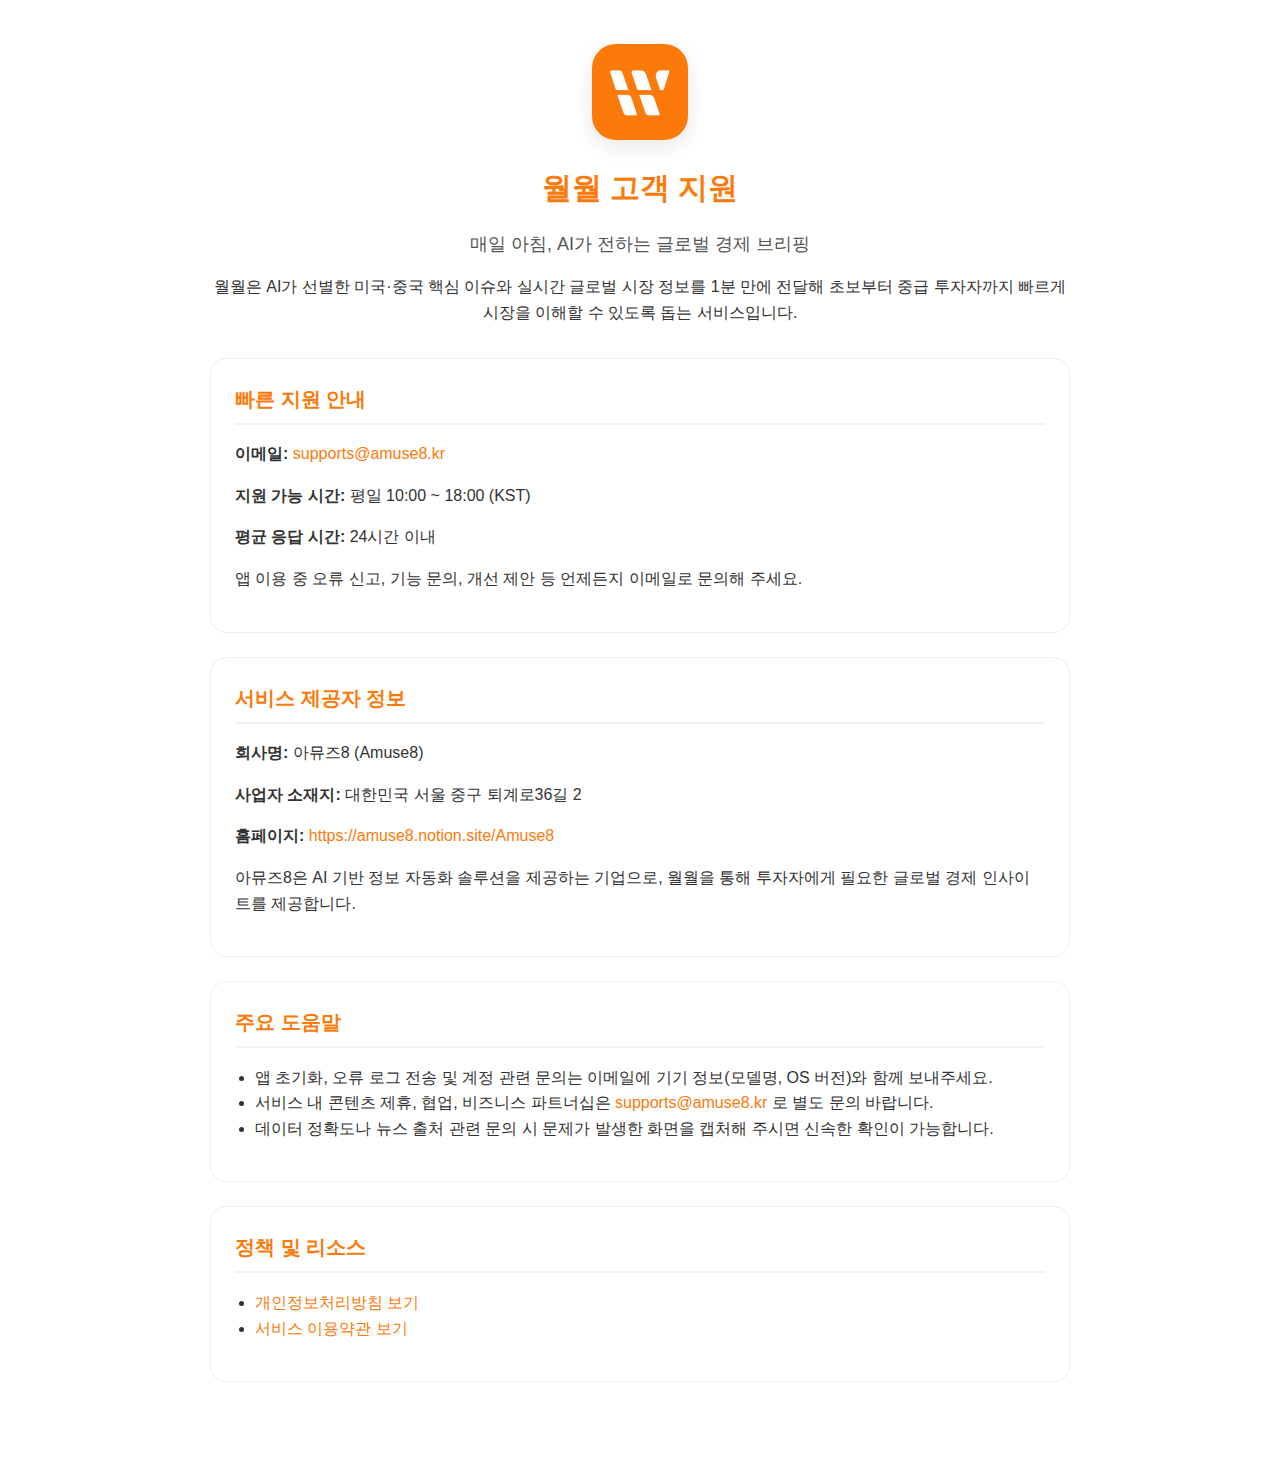
<file: wallwall/support.html>
<!DOCTYPE html>
<html lang="ko">
<head>
    <meta charset="UTF-8">
    <meta name="viewport" content="width=device-width, initial-scale=1.0">
    <title>월월 고객 지원</title>
    <style>
        :root {
            --primary-color: #FC7A09;
            --text-color: #333;
            --muted-color: #555;
        }
        body {
            font-family: 'Pretendard', -apple-system, BlinkMacSystemFont, sans-serif;
            line-height: 1.6;
            color: var(--text-color);
            background: #fff;
            padding: 20px;
            margin: 0;
        }
        main {
            max-width: 860px;
            margin: 24px auto 60px;
        }
        .app-header {
            text-align: center;
            margin-bottom: 32px;
        }
        .app-header img {
            width: 96px;
            height: 96px;
            border-radius: 24px;
            box-shadow: 0 6px 20px rgba(0, 0, 0, 0.1);
        }
        h1 {
            font-size: 30px;
            margin: 16px 0 8px;
            color: var(--primary-color);
        }
        .subtitle {
            color: var(--muted-color);
            font-size: 18px;
            margin-bottom: 8px;
        }
        .card {
            border: 1px solid #eee;
            border-radius: 16px;
            padding: 24px;
            margin-bottom: 24px;
        }
        .card h2 {
            margin-top: 0;
            color: var(--primary-color);
            border-bottom: 2px solid #f2f2f2;
            padding-bottom: 8px;
            font-size: 20px;
        }
        ul {
            padding-left: 20px;
        }
        a {
            color: var(--primary-color);
            text-decoration: none;
        }
        a:hover {
            text-decoration: underline;
        }
        .contact-detail {
            margin-bottom: 6px;
        }
        @media (max-width: 600px) {
            .card {
                padding: 20px;
            }
        }
    </style>
</head>
<body>
<main>
    <section class="app-header">
        <img src="../assets/app_icon.png" alt="월월 앱 아이콘">
        <h1>월월 고객 지원</h1>
        <p class="subtitle">매일 아침, AI가 전하는 글로벌 경제 브리핑</p>
        <p>월월은 AI가 선별한 미국·중국 핵심 이슈와 실시간 글로벌 시장 정보를 1분 만에 전달해 초보부터 중급 투자자까지 빠르게 시장을 이해할 수 있도록 돕는 서비스입니다.</p>
    </section>

    <section class="card">
        <h2>빠른 지원 안내</h2>
        <p class="contact-detail"><strong>이메일:</strong> <a href="mailto:supports@amuse8.kr">supports@amuse8.kr</a></p>
        <p class="contact-detail"><strong>지원 가능 시간:</strong> 평일 10:00 ~ 18:00 (KST)</p>
        <p class="contact-detail"><strong>평균 응답 시간:</strong> 24시간 이내</p>
        <p>앱 이용 중 오류 신고, 기능 문의, 개선 제안 등 언제든지 이메일로 문의해 주세요.</p>
    </section>

    <section class="card">
        <h2>서비스 제공자 정보</h2>
        <p class="contact-detail"><strong>회사명:</strong> 아뮤즈8 (Amuse8)</p>
        <p class="contact-detail"><strong>사업자 소재지:</strong> 대한민국 서울 중구 퇴계로36길 2</p>
        <p class="contact-detail"><strong>홈페이지:</strong> <a href="https://amuse8.notion.site/Amuse8-1e6037d6dcdd80e0aee8c9ce18a729b1" target="_blank" rel="noopener noreferrer">https://amuse8.notion.site/Amuse8</a></p>
        <p>아뮤즈8은 AI 기반 정보 자동화 솔루션을 제공하는 기업으로, 월월을 통해 투자자에게 필요한 글로벌 경제 인사이트를 제공합니다.</p>
    </section>

    <section class="card">
        <h2>주요 도움말</h2>
        <ul>
            <li>앱 초기화, 오류 로그 전송 및 계정 관련 문의는 이메일에 기기 정보(모델명, OS 버전)와 함께 보내주세요.</li>
            <li>서비스 내 콘텐츠 제휴, 협업, 비즈니스 파트너십은 <a href="mailto:supports@amuse8.kr">supports@amuse8.kr</a> 로 별도 문의 바랍니다.</li>
            <li>데이터 정확도나 뉴스 출처 관련 문의 시 문제가 발생한 화면을 캡처해 주시면 신속한 확인이 가능합니다.</li>
        </ul>
    </section>

    <section class="card">
        <h2>정책 및 리소스</h2>
        <ul>
            <li><a href="https://amuse8.github.io/privacy" target="_blank" rel="noopener noreferrer">개인정보처리방침 보기</a></li>
            <li><a href="https://amuse8.github.io/terms" target="_blank" rel="noopener noreferrer">서비스 이용약관 보기</a></li>
        </ul>
    </section>
</main>
</body>
</html>
</file>
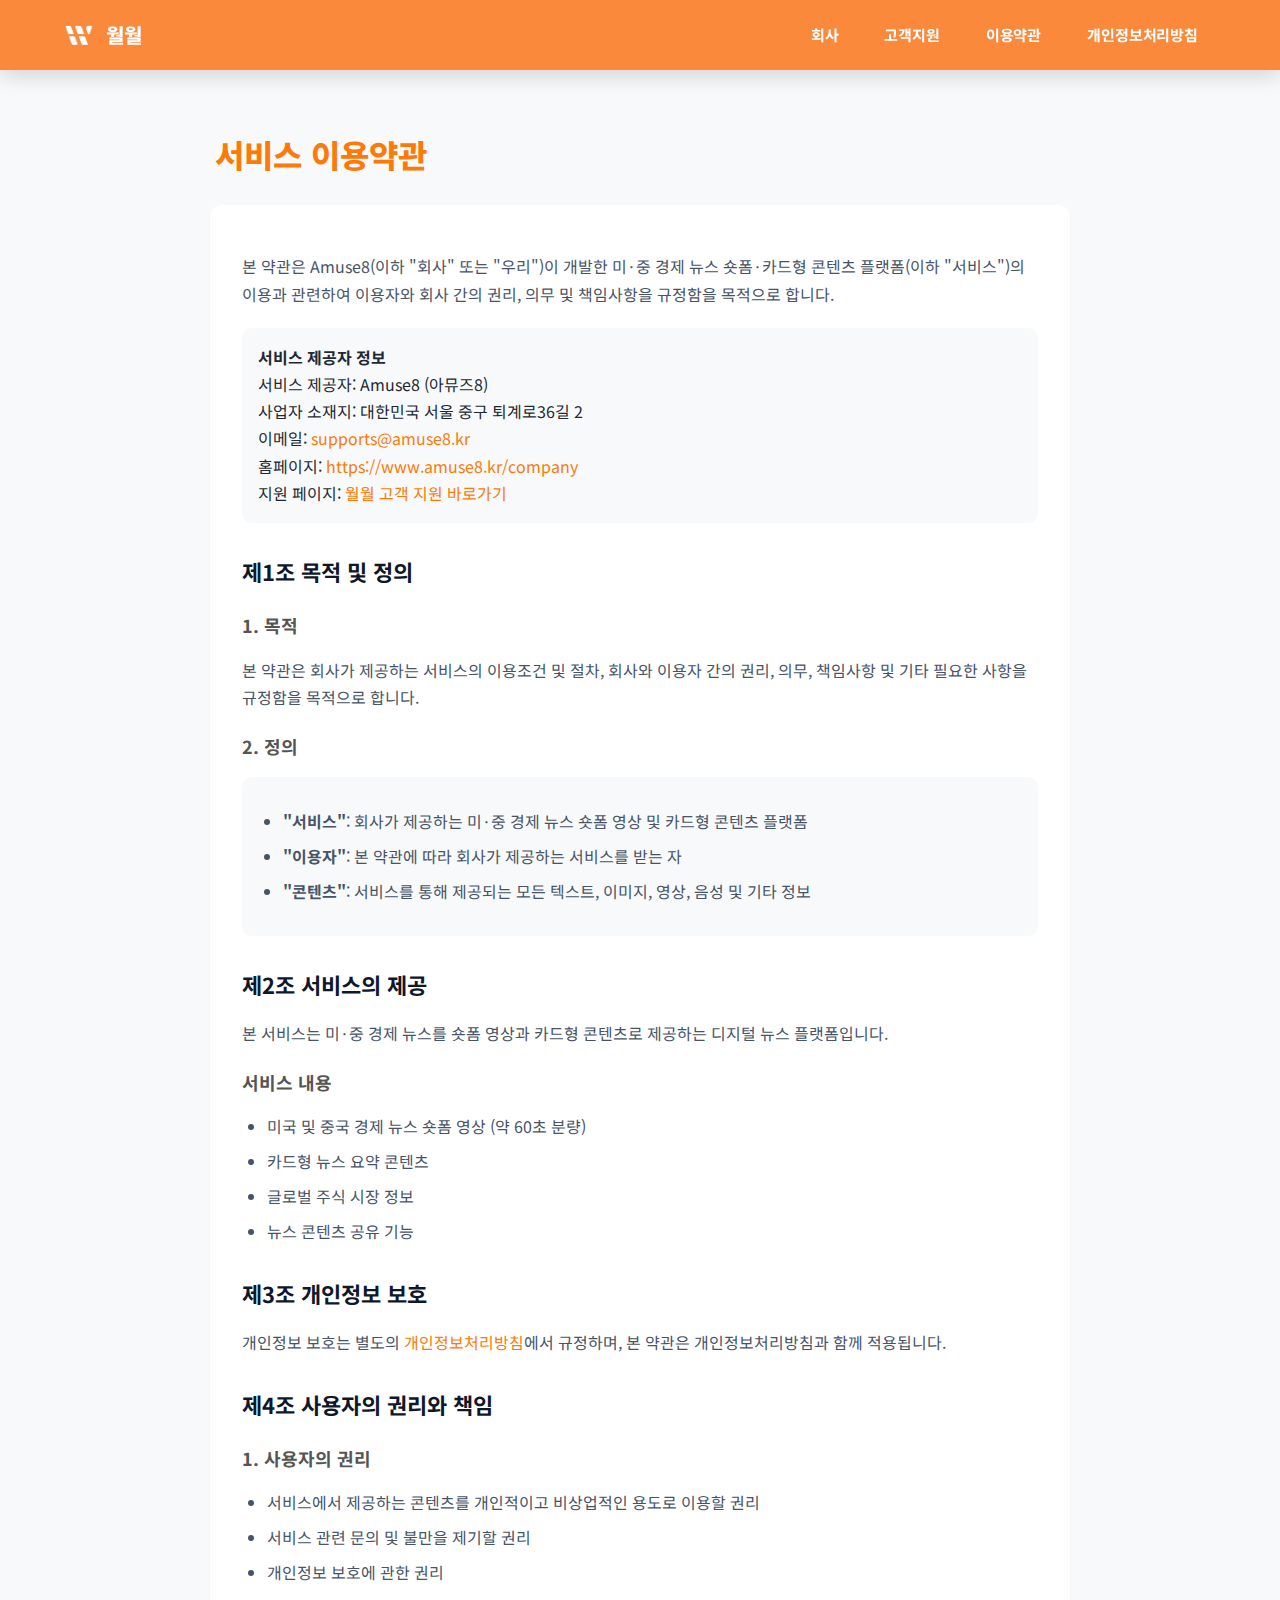
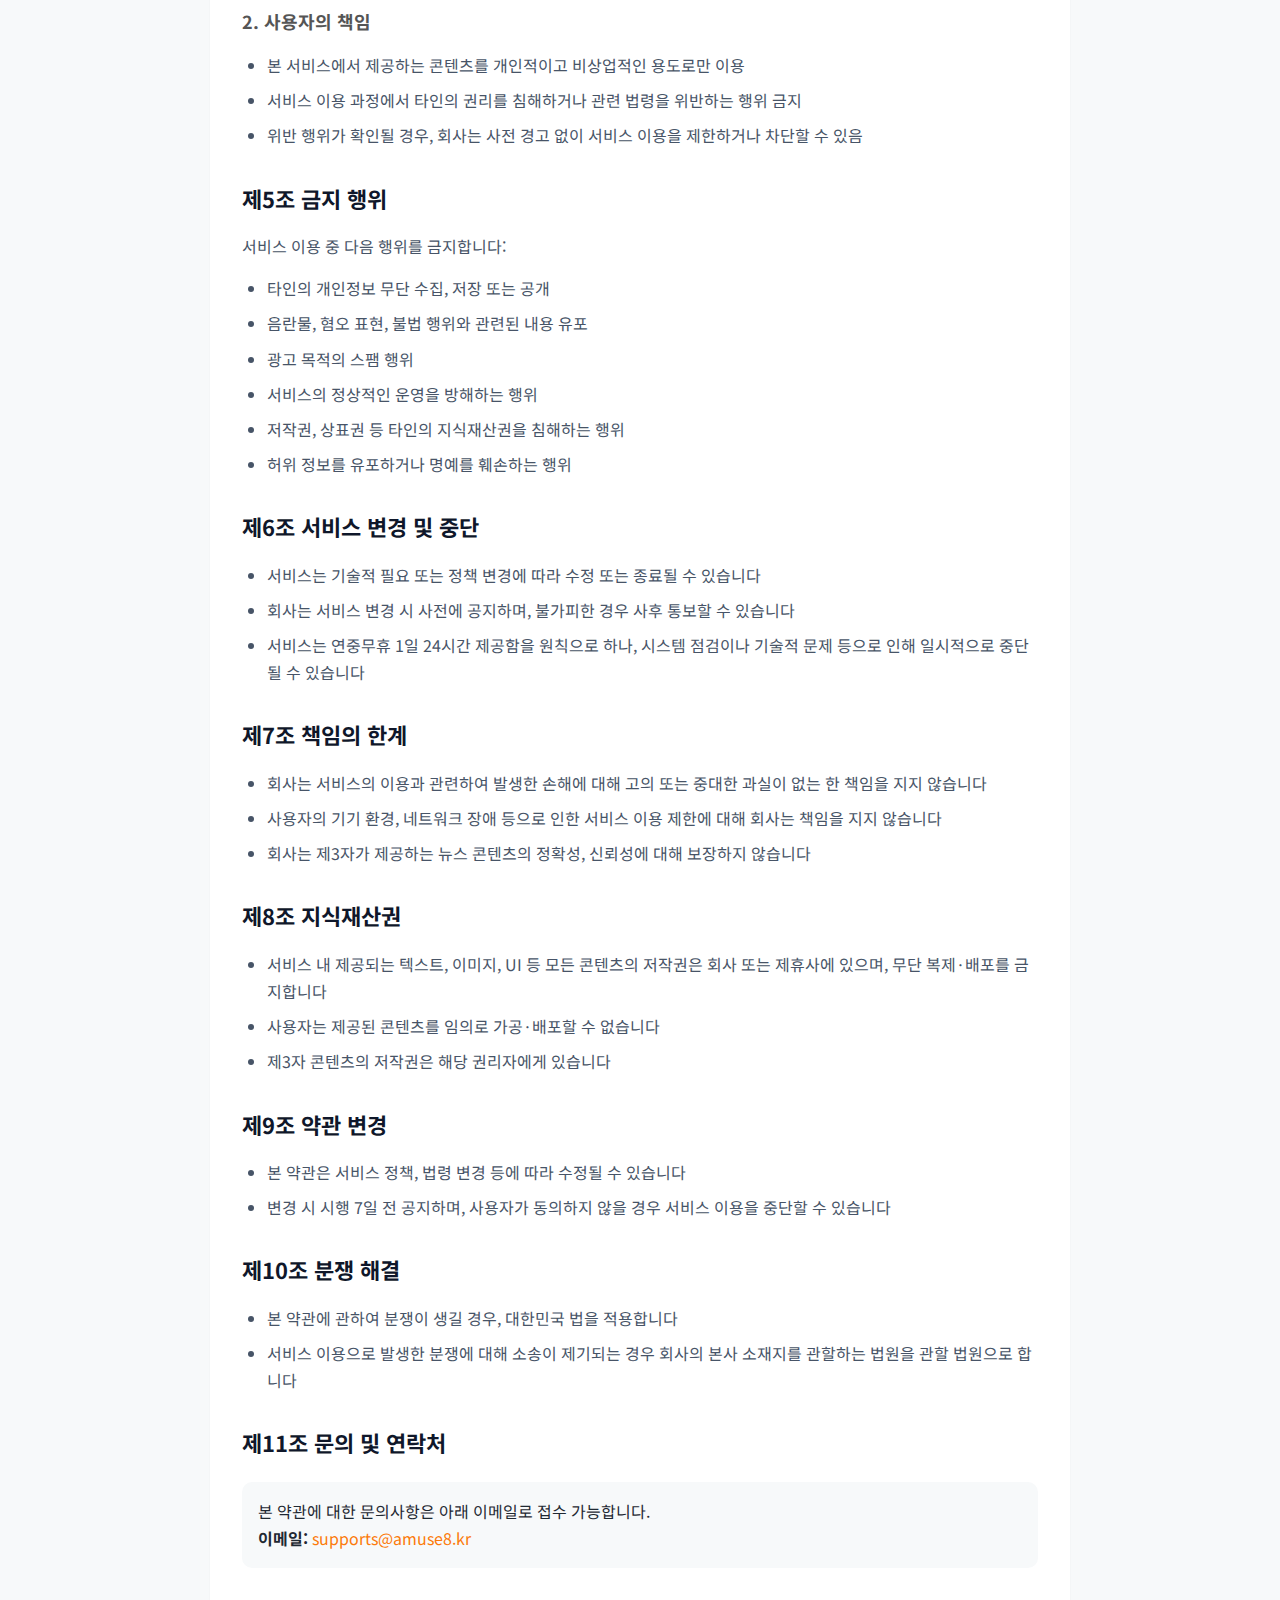
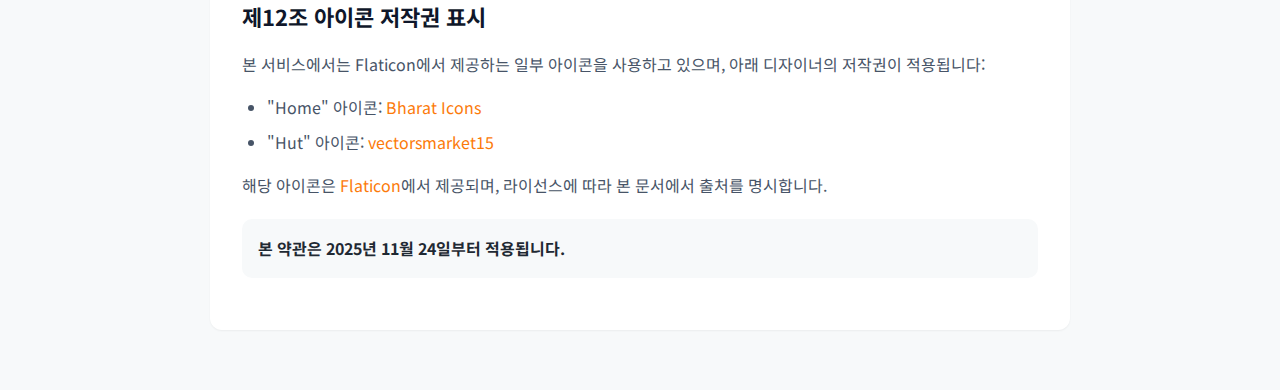
<file: wallwall/terms.html>
<!DOCTYPE html>
<html lang="ko">
<head>
    <meta charset="UTF-8">
    <meta name="viewport" content="width=device-width, initial-scale=1.0">
    <title>서비스 이용약관</title>
    <link rel="icon" type="image/png" href="../assets/app_icon.png">
    <link rel="preconnect" href="https://fonts.googleapis.com">
    <link rel="preconnect" href="https://fonts.gstatic.com" crossorigin>
    <link href="https://fonts.googleapis.com/css2?family=Noto+Sans+KR:wght@400;500;700;800&display=swap" rel="stylesheet">
    <link rel="stylesheet" href="nav.css">
    <script src="nav.js" defer></script>
    <link rel="stylesheet" href="styles/doc-page.css">
</head>
<body class="doc-page">
<main class="doc-container">
<h1 class="doc-title">서비스 이용약관</h1>
<section class="doc-card">
<p>본 약관은 Amuse8(이하 "회사" 또는 "우리")이 개발한 미·중 경제 뉴스 숏폼·카드형 콘텐츠 플랫폼(이하 "서비스")의 이용과 관련하여 이용자와 회사 간의 권리, 의무 및 책임사항을 규정함을 목적으로 합니다.</p>

<div class="contact">
    <strong>서비스 제공자 정보</strong><br>
    서비스 제공자: Amuse8 (아뮤즈8)<br>
    사업자 소재지: 대한민국 서울 중구 퇴계로36길 2<br>
    이메일: <a href="mailto:supports@amuse8.kr">supports@amuse8.kr</a><br>
    홈페이지: <a href="https://www.amuse8.kr/company">https://www.amuse8.kr/company</a><br>
    지원 페이지: <a href="https://amuse8.github.io/wallwall/support.html">월월 고객 지원 바로가기</a>
</div>

<h2>제1조 목적 및 정의</h2>

<h3>1. 목적</h3>
<p>본 약관은 회사가 제공하는 서비스의 이용조건 및 절차, 회사와 이용자 간의 권리, 의무, 책임사항 및 기타 필요한 사항을 규정함을 목적으로 합니다.</p>

<h3>2. 정의</h3>
<div class="definition">
    <ul>
        <li><strong>"서비스"</strong>: 회사가 제공하는 미·중 경제 뉴스 숏폼 영상 및 카드형 콘텐츠 플랫폼</li>
        <li><strong>"이용자"</strong>: 본 약관에 따라 회사가 제공하는 서비스를 받는 자</li>
        <li><strong>"콘텐츠"</strong>: 서비스를 통해 제공되는 모든 텍스트, 이미지, 영상, 음성 및 기타 정보</li>
    </ul>
</div>

<h2>제2조 서비스의 제공</h2>
<p>본 서비스는 미·중 경제 뉴스를 숏폼 영상과 카드형 콘텐츠로 제공하는 디지털 뉴스 플랫폼입니다.</p>

<h3>서비스 내용</h3>
<ul>
    <li>미국 및 중국 경제 뉴스 숏폼 영상 (약 60초 분량)</li>
    <li>카드형 뉴스 요약 콘텐츠</li>
    <li>글로벌 주식 시장 정보</li>
    <li>뉴스 콘텐츠 공유 기능</li>
</ul>

<h2>제3조 개인정보 보호</h2>
<p>개인정보 보호는 별도의 <a href="https://amuse8.github.io/wallwall/privacy">개인정보처리방침</a>에서 규정하며, 본 약관은 개인정보처리방침과 함께 적용됩니다.</p>

<h2>제4조 사용자의 권리와 책임</h2>

<h3>1. 사용자의 권리</h3>
<ul>
    <li>서비스에서 제공하는 콘텐츠를 개인적이고 비상업적인 용도로 이용할 권리</li>
    <li>서비스 관련 문의 및 불만을 제기할 권리</li>
    <li>개인정보 보호에 관한 권리</li>
</ul>

<h3>2. 사용자의 책임</h3>
<ul>
    <li>본 서비스에서 제공하는 콘텐츠를 개인적이고 비상업적인 용도로만 이용</li>
    <li>서비스 이용 과정에서 타인의 권리를 침해하거나 관련 법령을 위반하는 행위 금지</li>
    <li>위반 행위가 확인될 경우, 회사는 사전 경고 없이 서비스 이용을 제한하거나 차단할 수 있음</li>
</ul>

<h2>제5조 금지 행위</h2>
<p>서비스 이용 중 다음 행위를 금지합니다:</p>
<ul>
    <li>타인의 개인정보 무단 수집, 저장 또는 공개</li>
    <li>음란물, 혐오 표현, 불법 행위와 관련된 내용 유포</li>
    <li>광고 목적의 스팸 행위</li>
    <li>서비스의 정상적인 운영을 방해하는 행위</li>
    <li>저작권, 상표권 등 타인의 지식재산권을 침해하는 행위</li>
    <li>허위 정보를 유포하거나 명예를 훼손하는 행위</li>
</ul>

<h2>제6조 서비스 변경 및 중단</h2>
<ul>
    <li>서비스는 기술적 필요 또는 정책 변경에 따라 수정 또는 종료될 수 있습니다</li>
    <li>회사는 서비스 변경 시 사전에 공지하며, 불가피한 경우 사후 통보할 수 있습니다</li>
    <li>서비스는 연중무휴 1일 24시간 제공함을 원칙으로 하나, 시스템 점검이나 기술적 문제 등으로 인해 일시적으로 중단될 수 있습니다</li>
</ul>

<h2>제7조 책임의 한계</h2>
<ul>
    <li>회사는 서비스의 이용과 관련하여 발생한 손해에 대해 고의 또는 중대한 과실이 없는 한 책임을 지지 않습니다</li>
    <li>사용자의 기기 환경, 네트워크 장애 등으로 인한 서비스 이용 제한에 대해 회사는 책임을 지지 않습니다</li>
    <li>회사는 제3자가 제공하는 뉴스 콘텐츠의 정확성, 신뢰성에 대해 보장하지 않습니다</li>
</ul>

<h2>제8조 지식재산권</h2>
<ul>
    <li>서비스 내 제공되는 텍스트, 이미지, UI 등 모든 콘텐츠의 저작권은 회사 또는 제휴사에 있으며, 무단 복제·배포를 금지합니다</li>
    <li>사용자는 제공된 콘텐츠를 임의로 가공·배포할 수 없습니다</li>
    <li>제3자 콘텐츠의 저작권은 해당 권리자에게 있습니다</li>
</ul>

<h2>제9조 약관 변경</h2>
<ul>
    <li>본 약관은 서비스 정책, 법령 변경 등에 따라 수정될 수 있습니다</li>
    <li>변경 시 시행 7일 전 공지하며, 사용자가 동의하지 않을 경우 서비스 이용을 중단할 수 있습니다</li>
</ul>

<h2>제10조 분쟁 해결</h2>
<ul>
    <li>본 약관에 관하여 분쟁이 생길 경우, 대한민국 법을 적용합니다</li>
    <li>서비스 이용으로 발생한 분쟁에 대해 소송이 제기되는 경우 회사의 본사 소재지를 관할하는 법원을 관할 법원으로 합니다</li>
</ul>

<h2>제11조 문의 및 연락처</h2>
<div class="contact">
    본 약관에 대한 문의사항은 아래 이메일로 접수 가능합니다.<br>
    <strong>이메일:</strong> <a href="mailto:supports@amuse8.kr">supports@amuse8.kr</a>
</div>

<h2>제12조 아이콘 저작권 표시</h2>
<p>본 서비스에서는 Flaticon에서 제공하는 일부 아이콘을 사용하고 있으며, 아래 디자이너의 저작권이 적용됩니다:</p>
<ul>
    <li>"Home" 아이콘: <a href="https://www.flaticon.com/authors/bharat-icons">Bharat Icons</a></li>
    <li>"Hut" 아이콘: <a href="https://www.flaticon.com/authors/vectorsmarket15">vectorsmarket15</a></li>
</ul>
<p>해당 아이콘은 <a href="https://www.flaticon.com">Flaticon</a>에서 제공되며, 라이선스에 따라 본 문서에서 출처를 명시합니다.</p>

<div class="contact">
    <strong>본 약관은 2025년 11월 24일부터 적용됩니다.</strong>
</div>
</section>
</main>
</body>
</html>
</file>
<file: nav.css>
:root {
    --wallwall-nav-height: 72px;
    --wallwall-nav-bg-start: #FC7A09;
    --wallwall-nav-bg-end: #FF9F3F;
    --wallwall-nav-text: #ffffff;
    --wallwall-nav-link-hover: rgba(255, 255, 255, 0.2);
}

body.wallwall-has-nav {
    padding-top: calc(var(--wallwall-nav-height) + 20px);
}

#wallwall-nav {
    position: fixed;
    top: 0;
    left: 0;
    width: 100%;
    background: #FA893B;
    color: var(--wallwall-nav-text);
    z-index: 2000;
    box-shadow: 0 6px 20px rgba(0, 0, 0, 0.15);
    font-family: 'Noto Sans KR', -apple-system, BlinkMacSystemFont, 'Segoe UI', 'Roboto', sans-serif;
}

.wallwall-nav__inner {
    max-width: 1200px;
    margin: 0 auto;
    padding: 14px 24px;
    display: flex;
    align-items: center;
    justify-content: space-between;
}

.wallwall-nav__brand {
    display: inline-flex;
    align-items: center;
    gap: 12px;
    color: var(--wallwall-nav-text);
    text-decoration: none;
    font-size: 20px;
    font-weight: 800;
    letter-spacing: -0.02em;
}

.wallwall-nav__logo {
    width: 30px;
    height: 30px;
}

.wallwall-nav__toggle {
    display: none;
    background: transparent;
    border: none;
    color: var(--wallwall-nav-text);
    cursor: pointer;
    padding: 8px;
    border-radius: 12px;
    transition: background 0.3s ease;
}

.wallwall-nav__toggle:focus-visible {
    outline: 2px solid rgba(255, 255, 255, 0.7);
    outline-offset: 2px;
}

.wallwall-nav__toggle-icon {
    width: 22px;
    height: 2px;
    background: var(--wallwall-nav-text);
    display: block;
    position: relative;
}

.wallwall-nav__toggle-icon::before,
.wallwall-nav__toggle-icon::after {
    content: '';
    position: absolute;
    left: 0;
    width: 22px;
    height: 2px;
    background: var(--wallwall-nav-text);
    transition: transform 0.3s ease;
}

.wallwall-nav__toggle-icon::before {
    top: -6px;
}

.wallwall-nav__toggle-icon::after {
    top: 6px;
}

.wallwall-nav__links {
    display: flex;
    align-items: center;
    gap: 10px;
}

.wallwall-nav__link {
    color: var(--wallwall-nav-text);
    text-decoration: none;
    font-weight: 700;
    font-size: 15px;
    padding: 8px 18px;
    border-radius: 999px;
    transition: background 0.3s ease, transform 0.2s ease;
    letter-spacing: -0.01em;
}

.wallwall-nav__link:hover,
.wallwall-nav__link:focus-visible {
    background: var(--wallwall-nav-link-hover);
    outline: none;
}

.wallwall-nav__link:active {
    transform: translateY(1px);
}

.wallwall-nav__link.active {
    background: rgba(255, 255, 255, 0.28);
}

@media (max-width: 768px) {
    :root {
        --wallwall-nav-height: 64px;
    }

    .wallwall-nav__inner {
        padding: 12px 20px 12px 24px;
        position: static;
    }

    .wallwall-nav__toggle {
        display: inline-flex;
    }

    .wallwall-nav__links {
        display: none;
        flex-direction: column;
        width: 100%;
        position: absolute;
        top: 100%;
        left: 0;
        right: 0;
        background: linear-gradient(135deg, var(--wallwall-nav-bg-start), var(--wallwall-nav-bg-end));
        padding: 0;
        border-radius: 0;
        box-shadow: none;
    }

    .wallwall-nav__links.is-open {
        display: flex;
    }

    .wallwall-nav__link {
        width: 100%;
        text-align: center;
        border-radius: 0;
        padding: 14px 0;
    }
}
</file>
<file: styles/doc-page.css>
:root {
    --primary-color: #FC7A09;
    --doc-bg-color: #f7f9fa;
    --doc-heading-color: #0f172a;
    --doc-text-color: #1f2933;
    --doc-muted-color: #475467;
}

*, *::before, *::after {
    box-sizing: border-box;
}

body.doc-page {
    font-family: 'Noto Sans KR', -apple-system, BlinkMacSystemFont, 'Segoe UI', 'Roboto', sans-serif;
    line-height: 1.7;
    color: var(--doc-text-color);
    background: var(--doc-bg-color);
    padding: 0 16px 60px;
    margin: 0;
    font-size: 16px;
}

body.doc-page.wallwall-has-nav {
    padding-top: calc(var(--wallwall-nav-height, 72px) + 40px);
}

body.doc-page:not(.wallwall-has-nav) {
    padding-top: 40px;
}

.doc-container {
    max-width: 860px;
    margin: 0 auto;
}

.doc-title {
    color: var(--primary-color);
    font-size: 32px;
    font-weight: 800;
    margin: 0 0 24px;
    padding: 15px 5px 0;
    text-align: left;
}

.doc-card {
    background: #ffffff;
    border-radius: 12px;
    padding: 32px;
    box-shadow: 0 1px 2px 0 rgba(0, 0, 0, 0.05);
}

.doc-card h2 {
    color: var(--doc-heading-color);
    font-size: 22px;
    font-weight: 700;
    margin: 30px 0 16px 0;
}

.doc-card h3 {
    color: #555555;
    font-size: 18px;
    font-weight: 700;
    margin: 20px 0 10px 0;
}

.doc-card p {
    margin-bottom: 15px;
    font-size: 16px;
    color: var(--doc-muted-color);
}

.doc-card ul,
.doc-card ol {
    margin: 15px 0;
    padding-left: 25px;
}

.doc-card li {
    margin-bottom: 8px;
    font-size: 16px;
    color: var(--doc-muted-color);
}

.doc-card a {
    color: var(--primary-color);
    text-decoration: none;
}

.doc-card a:hover {
    text-decoration: underline;
}

.date {
    text-align: center;
    color: #667085;
    font-size: 14px;
    margin-bottom: 30px;
}

.contact {
    background: #f7f9fa;
    padding: 16px;
    border-radius: 10px;
    margin: 20px 0;
}

.important {
    background: #fff3cd;
    padding: 15px;
    border-radius: 8px;
    margin: 20px 0;
    border-left: 4px solid #ffc107;
}

.definition {
    background: #f7f9fa;
    padding: 16px;
    border-radius: 10px;
    margin: 15px 0;
}

@media (max-width: 600px) {
    body.doc-page {
        padding-left: 16px;
        padding-right: 16px;
        padding-bottom: 40px;
    }

    body.doc-page.wallwall-has-nav {
        padding-top: calc(var(--wallwall-nav-height, 64px) + 24px);
    }

    body.doc-page:not(.wallwall-has-nav) {
        padding-top: 28px;
    }

    .doc-card {
        padding: 24px;
    }
}
</file>
<file: wallwall/nav.css>
:root {
    --wallwall-nav-height: 72px;
    --wallwall-nav-bg-start: #FC7A09;
    --wallwall-nav-bg-end: #FF9F3F;
    --wallwall-nav-text: #ffffff;
    --wallwall-nav-link-hover: rgba(255, 255, 255, 0.2);
}

body.wallwall-has-nav {
    padding-top: calc(var(--wallwall-nav-height) + 20px);
}

#wallwall-nav {
    position: fixed;
    top: 0;
    left: 0;
    width: 100%;
    background: #FA893B;
    color: var(--wallwall-nav-text);
    z-index: 2000;
    box-shadow: 0 6px 20px rgba(0, 0, 0, 0.15);
    font-family: 'Noto Sans KR', -apple-system, BlinkMacSystemFont, 'Segoe UI', 'Roboto', sans-serif;
}

.wallwall-nav__inner {
    max-width: 1200px;
    margin: 0 auto;
    padding: 14px 24px;
    display: flex;
    align-items: center;
    justify-content: space-between;
}

.wallwall-nav__brand {
    display: inline-flex;
    align-items: center;
    gap: 12px;
    color: var(--wallwall-nav-text);
    text-decoration: none;
    font-size: 20px;
    font-weight: 800;
    letter-spacing: -0.02em;
}

.wallwall-nav__logo {
    width: 30px;
    height: 30px;
}

.wallwall-nav__toggle {
    display: none;
    background: transparent;
    border: none;
    color: var(--wallwall-nav-text);
    cursor: pointer;
    padding: 8px;
    border-radius: 12px;
    transition: background 0.3s ease;
}

.wallwall-nav__toggle:focus-visible {
    outline: 2px solid rgba(255, 255, 255, 0.7);
    outline-offset: 2px;
}

.wallwall-nav__toggle-icon {
    width: 22px;
    height: 2px;
    background: var(--wallwall-nav-text);
    display: block;
    position: relative;
}

.wallwall-nav__toggle-icon::before,
.wallwall-nav__toggle-icon::after {
    content: '';
    position: absolute;
    left: 0;
    width: 22px;
    height: 2px;
    background: var(--wallwall-nav-text);
    transition: transform 0.3s ease;
}

.wallwall-nav__toggle-icon::before {
    top: -6px;
}

.wallwall-nav__toggle-icon::after {
    top: 6px;
}

.wallwall-nav__links {
    display: flex;
    align-items: center;
    gap: 10px;
}

.wallwall-nav__link {
    color: var(--wallwall-nav-text);
    text-decoration: none;
    font-weight: 700;
    font-size: 15px;
    padding: 8px 18px;
    border-radius: 999px;
    transition: background 0.3s ease, transform 0.2s ease;
    letter-spacing: -0.01em;
}

.wallwall-nav__link:hover,
.wallwall-nav__link:focus-visible {
    background: var(--wallwall-nav-link-hover);
    outline: none;
}

.wallwall-nav__link:active {
    transform: translateY(1px);
}

.wallwall-nav__link.active {
    background: rgba(255, 255, 255, 0.28);
}

@media (max-width: 768px) {
    :root {
        --wallwall-nav-height: 64px;
    }

    .wallwall-nav__inner {
        padding: 12px 20px 12px 24px;
        position: static;
    }

    .wallwall-nav__toggle {
        display: inline-flex;
    }

    .wallwall-nav__links {
        display: none;
        flex-direction: column;
        width: 100%;
        position: absolute;
        top: 100%;
        left: 0;
        right: 0;
        background: linear-gradient(135deg, var(--wallwall-nav-bg-start), var(--wallwall-nav-bg-end));
        padding: 0;
        border-radius: 0;
        box-shadow: none;
    }

    .wallwall-nav__links.is-open {
        display: flex;
    }

    .wallwall-nav__link {
        width: 100%;
        text-align: center;
        border-radius: 0;
        padding: 14px 0;
    }
}
</file>
<file: wallwall/styles/doc-page.css>
:root {
    --primary-color: #FC7A09;
    --doc-bg-color: #f7f9fa;
    --doc-heading-color: #0f172a;
    --doc-text-color: #1f2933;
    --doc-muted-color: #475467;
}

*, *::before, *::after {
    box-sizing: border-box;
}

body.doc-page {
    font-family: 'Noto Sans KR', -apple-system, BlinkMacSystemFont, 'Segoe UI', 'Roboto', sans-serif;
    line-height: 1.7;
    color: var(--doc-text-color);
    background: var(--doc-bg-color);
    padding: 0 16px 60px;
    margin: 0;
    font-size: 16px;
}

body.doc-page.wallwall-has-nav {
    padding-top: calc(var(--wallwall-nav-height, 72px) + 40px);
}

body.doc-page:not(.wallwall-has-nav) {
    padding-top: 40px;
}

.doc-container {
    max-width: 860px;
    margin: 0 auto;
}

.doc-title {
    color: var(--primary-color);
    font-size: 32px;
    font-weight: 800;
    margin: 0 0 24px;
    padding: 15px 5px 0;
    text-align: left;
}

.doc-card {
    background: #ffffff;
    border-radius: 12px;
    padding: 32px;
    box-shadow: 0 1px 2px 0 rgba(0, 0, 0, 0.05);
}

.doc-card h2 {
    color: var(--doc-heading-color);
    font-size: 22px;
    font-weight: 700;
    margin: 30px 0 16px 0;
}

.doc-card h3 {
    color: #555555;
    font-size: 18px;
    font-weight: 700;
    margin: 20px 0 10px 0;
}

.doc-card p {
    margin-bottom: 15px;
    font-size: 16px;
    color: var(--doc-muted-color);
}

.doc-card ul,
.doc-card ol {
    margin: 15px 0;
    padding-left: 25px;
}

.doc-card li {
    margin-bottom: 8px;
    font-size: 16px;
    color: var(--doc-muted-color);
}

.doc-card a {
    color: var(--primary-color);
    text-decoration: none;
}

.doc-card a:hover {
    text-decoration: underline;
}

.date {
    text-align: center;
    color: #667085;
    font-size: 14px;
    margin-bottom: 30px;
}

.contact {
    background: #f7f9fa;
    padding: 16px;
    border-radius: 10px;
    margin: 20px 0;
}

.important {
    background: #fff3cd;
    padding: 15px;
    border-radius: 8px;
    margin: 20px 0;
    border-left: 4px solid #ffc107;
}

.definition {
    background: #f7f9fa;
    padding: 16px;
    border-radius: 10px;
    margin: 15px 0;
}

@media (max-width: 600px) {
    body.doc-page {
        padding-left: 16px;
        padding-right: 16px;
        padding-bottom: 40px;
    }

    body.doc-page.wallwall-has-nav {
        padding-top: calc(var(--wallwall-nav-height, 64px) + 24px);
    }

    body.doc-page:not(.wallwall-has-nav) {
        padding-top: 28px;
    }

    .doc-card {
        padding: 24px;
    }
}
</file>
